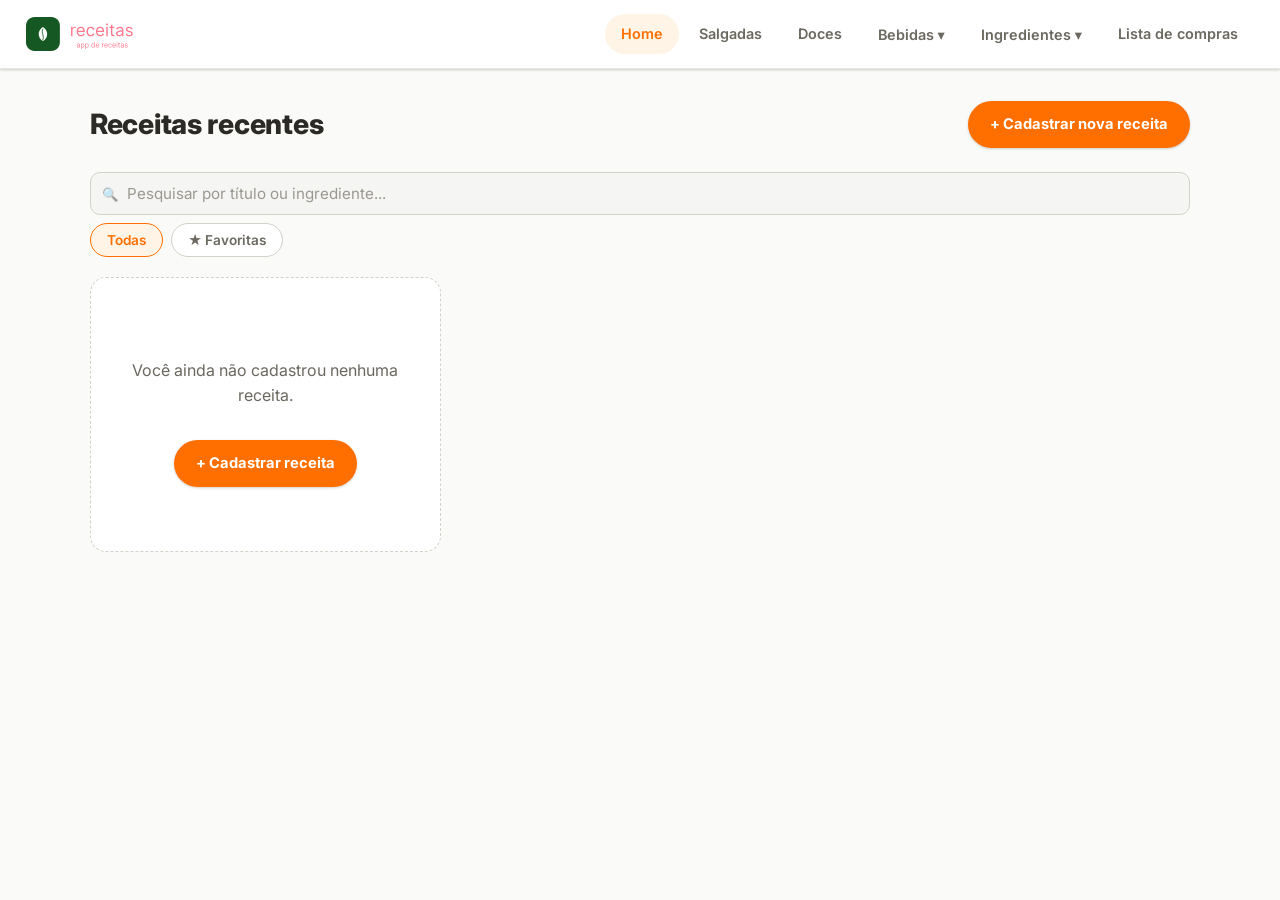
<file: index.html>
<!DOCTYPE html>
<html lang="pt-BR">
<head>
<meta charset="UTF-8">
<meta name="viewport" content="width=device-width, initial-scale=1.0">
<title>Minhas Receitas</title>
<link rel="stylesheet" href="css/style.css">
<link rel="icon" type="image/svg+xml" href="images/fav.svg">
</head>
<body>

<header class="topbar">
  <a href="index.html" class="brand"><img src="images/h1.svg" alt="Minhas Receitas" class="brand-logo"></a>
  <nav class="mainnav">
    <a href="index.html" data-page="index.html">Home</a>
    <a href="salgadas.html" data-page="salgadas.html">Salgadas</a>
    <a href="doces.html" data-page="doces.html">Doces</a>
    <div class="dropdown">
      <span>Bebidas ▾</span>
      <div class="dropdown-menu">
        <a href="bebidas-quentes.html">Quentes</a>
        <a href="bebidas-frias.html">Frias</a>
      </div>
    </div>
    <div class="dropdown">
      <span>Ingredientes ▾</span>
      <div class="dropdown-menu">
        <a href="ingredientes-comida.html">Comida</a>
        <a href="ingredientes-bebidas.html">Bebidas</a>
      </div>
    </div>
    <a href="lista-compras.html" data-page="lista-compras.html">Lista de compras</a>
    <button type="button" id="logout-btn" class="btn secondary small">Sair</button>
  </nav>
</header>

<main>
  <div class="page-header">
    <h1>Receitas recentes</h1>
    <a class="btn" href="cadastro.html">+ Cadastrar nova receita</a>
  </div>

  <div class="search-box">
    <input type="text" id="search-input" placeholder="Pesquisar por título ou ingrediente...">
  </div>

  <div class="filter-tabs">
    <button type="button" id="tab-all" class="active">Todas</button>
    <button type="button" id="tab-fav">★ Favoritas</button>
  </div>

  <div id="grid" class="recipe-grid"></div>
</main>


<script src="js/auth.js"></script>
<script src="js/storage.js"></script>
<script src="js/ingredients.js"></script>
<script src="js/app.js"></script>
<script>
  let mode = "recent"; // recent | favorites | search

  async function refresh() {
    const term = document.getElementById("search-input").value.trim();
    if (term) {
      mode = "search";
      renderGrid("grid", await Storage.search(term), "Nenhuma receita encontrada para essa busca.", refresh);
      return;
    }
    if (mode === "favorites") {
      renderGrid("grid", await Storage.favorites(), "Você ainda não marcou nenhuma receita como favorita.", refresh);
    } else {
      renderGrid("grid", await Storage.recent(24), "Você ainda não cadastrou nenhuma receita.", refresh);
    }
  }

  document.getElementById("search-input").addEventListener("input", refresh);

  document.getElementById("tab-all").addEventListener("click", () => {
    mode = "recent";
    document.getElementById("tab-all").classList.add("active");
    document.getElementById("tab-fav").classList.remove("active");
    document.getElementById("search-input").value = "";
    refresh();
  });

  document.getElementById("tab-fav").addEventListener("click", () => {
    mode = "favorites";
    document.getElementById("tab-fav").classList.add("active");
    document.getElementById("tab-all").classList.remove("active");
    document.getElementById("search-input").value = "";
    refresh();
  });

  (async () => {
    showLoading("grid", "Carregando suas receitas...");
    const user = await Auth.requireAuth();
    if (!user) return;
    refresh();
  })();
</script>
</body>
</html>
</file>
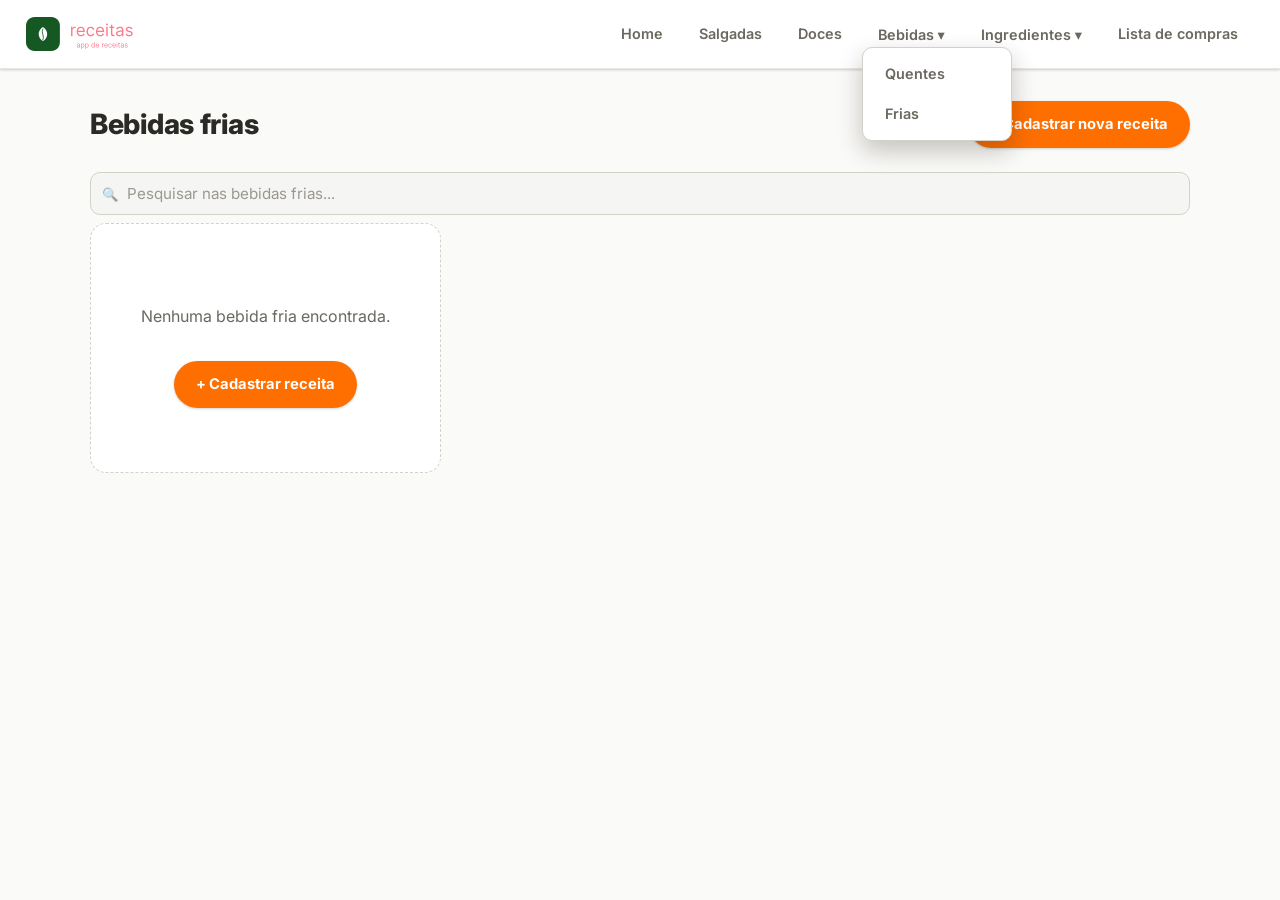
<file: bebidas-frias.html>
<!DOCTYPE html>
<html lang="pt-BR">
<head>
<meta charset="UTF-8">
<meta name="viewport" content="width=device-width, initial-scale=1.0">
<title>Bebidas Frias - Minhas Receitas</title>
<link rel="stylesheet" href="css/style.css">
<link rel="icon" type="image/svg+xml" href="images/fav.svg">
</head>
<body>

<header class="topbar">
  <a href="index.html" class="brand"><img src="images/h1.svg" alt="Minhas Receitas" class="brand-logo"></a>
  <nav class="mainnav">
    <a href="index.html" data-page="index.html">Home</a>
    <a href="salgadas.html" data-page="salgadas.html">Salgadas</a>
    <a href="doces.html" data-page="doces.html">Doces</a>
    <div class="dropdown open">
      <span>Bebidas ▾</span>
      <div class="dropdown-menu">
        <a href="bebidas-quentes.html">Quentes</a>
        <a href="bebidas-frias.html">Frias</a>
      </div>
    </div>
    <div class="dropdown">
      <span>Ingredientes ▾</span>
      <div class="dropdown-menu">
        <a href="ingredientes-comida.html">Comida</a>
        <a href="ingredientes-bebidas.html">Bebidas</a>
      </div>
    </div>
    <a href="lista-compras.html" data-page="lista-compras.html">Lista de compras</a>
    <button type="button" id="logout-btn" class="btn secondary small">Sair</button>
  </nav>
</header>

<main>
  <div class="page-header">
    <h1>Bebidas frias</h1>
    <a class="btn" href="cadastro.html">+ Cadastrar nova receita</a>
  </div>

  <div class="search-box">
    <input type="text" id="search-input" placeholder="Pesquisar nas bebidas frias...">
  </div>

  <div id="grid" class="recipe-grid"></div>
</main>




<script src="js/auth.js"></script>
<script src="js/storage.js"></script>
<script src="js/ingredients.js"></script>
<script src="js/app.js"></script>
<script>
  async function refresh() {
    const term = document.getElementById("search-input").value.trim().toLowerCase();
    const all = await Storage.byCategory("bebida-fria");
    const filtered = term
      ? all.filter(r => r.title.toLowerCase().includes(term) || r.ingredients.some(i => i.name.toLowerCase().includes(term)) || (r.tags || []).some(t => t.toLowerCase().includes(term)))
      : all;
    renderGrid("grid", filtered, "Nenhuma bebida fria encontrada.", refresh);
  }
  document.getElementById("search-input").addEventListener("input", refresh);

  (async () => {
    showLoading("grid", "Carregando bebidas frias...");
    const user = await Auth.requireAuth();
    if (!user) return;
    refresh();
  })();
</script>
</body>
</html>
</file>
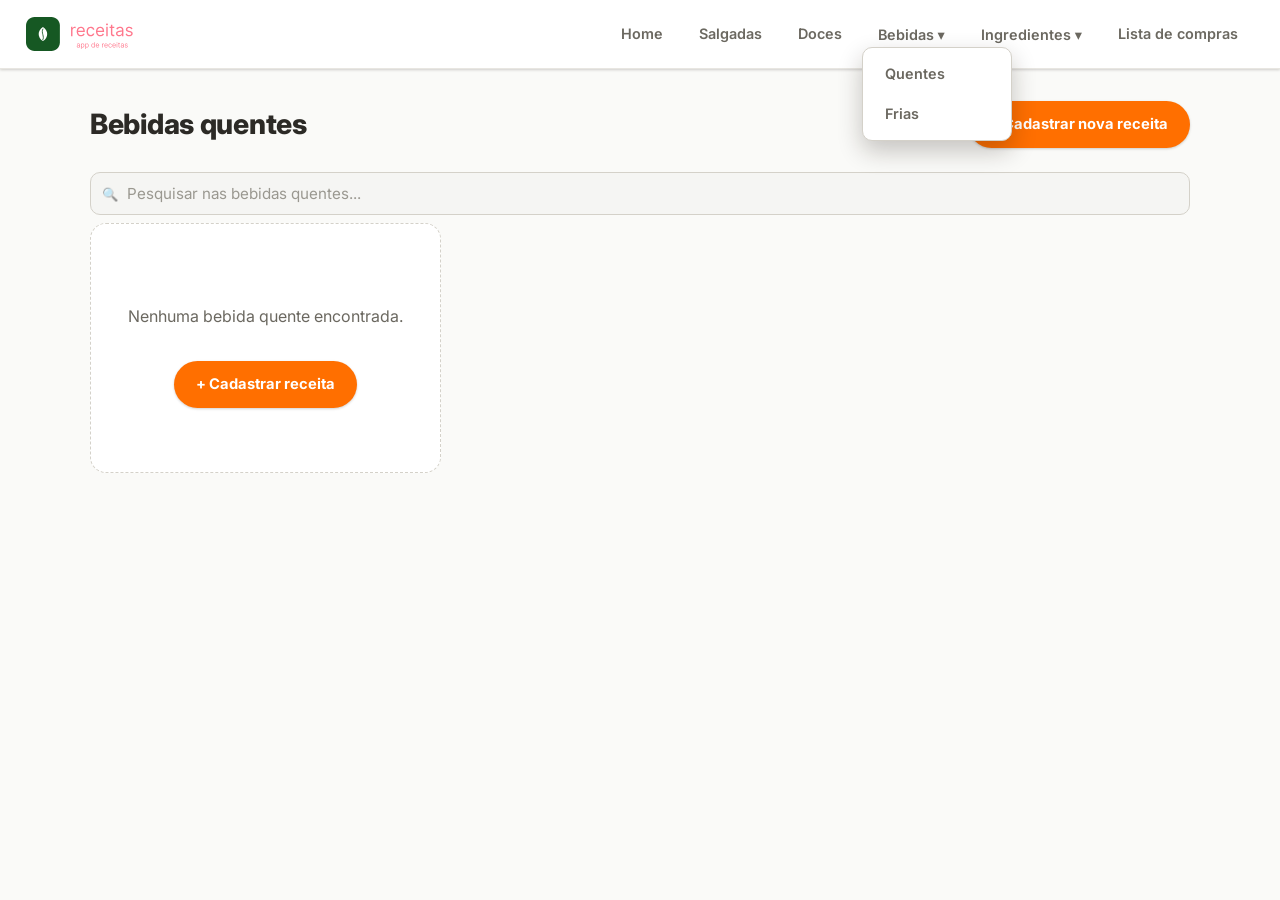
<file: bebidas-quentes.html>
<!DOCTYPE html>
<html lang="pt-BR">
<head>
<meta charset="UTF-8">
<meta name="viewport" content="width=device-width, initial-scale=1.0">
<title>Bebidas Quentes - Minhas Receitas</title>
<link rel="stylesheet" href="css/style.css">
<link rel="icon" type="image/svg+xml" href="images/fav.svg">
</head>
<body>

<header class="topbar">
  <a href="index.html" class="brand"><img src="images/h1.svg" alt="Minhas Receitas" class="brand-logo"></a>
  <nav class="mainnav">
    <a href="index.html" data-page="index.html">Home</a>
    <a href="salgadas.html" data-page="salgadas.html">Salgadas</a>
    <a href="doces.html" data-page="doces.html">Doces</a>
    <div class="dropdown open">
      <span>Bebidas ▾</span>
      <div class="dropdown-menu">
        <a href="bebidas-quentes.html">Quentes</a>
        <a href="bebidas-frias.html">Frias</a>
      </div>
    </div>
    <div class="dropdown">
      <span>Ingredientes ▾</span>
      <div class="dropdown-menu">
        <a href="ingredientes-comida.html">Comida</a>
        <a href="ingredientes-bebidas.html">Bebidas</a>
      </div>
    </div>
    <a href="lista-compras.html" data-page="lista-compras.html">Lista de compras</a>
    <button type="button" id="logout-btn" class="btn secondary small">Sair</button>
  </nav>
</header>

<main>
  <div class="page-header">
    <h1>Bebidas quentes</h1>
    <a class="btn" href="cadastro.html">+ Cadastrar nova receita</a>
  </div>

  <div class="search-box">
    <input type="text" id="search-input" placeholder="Pesquisar nas bebidas quentes...">
  </div>

  <div id="grid" class="recipe-grid"></div>
</main>




<script src="js/auth.js"></script>
<script src="js/storage.js"></script>
<script src="js/ingredients.js"></script>
<script src="js/app.js"></script>
<script>
  async function refresh() {
    const term = document.getElementById("search-input").value.trim().toLowerCase();
    const all = await Storage.byCategory("bebida-quente");
    const filtered = term
      ? all.filter(r => r.title.toLowerCase().includes(term) || r.ingredients.some(i => i.name.toLowerCase().includes(term)) || (r.tags || []).some(t => t.toLowerCase().includes(term)))
      : all;
    renderGrid("grid", filtered, "Nenhuma bebida quente encontrada.", refresh);
  }
  document.getElementById("search-input").addEventListener("input", refresh);

  (async () => {
    showLoading("grid", "Carregando bebidas quentes...");
    const user = await Auth.requireAuth();
    if (!user) return;
    refresh();
  })();
</script>
</body>
</html>
</file>
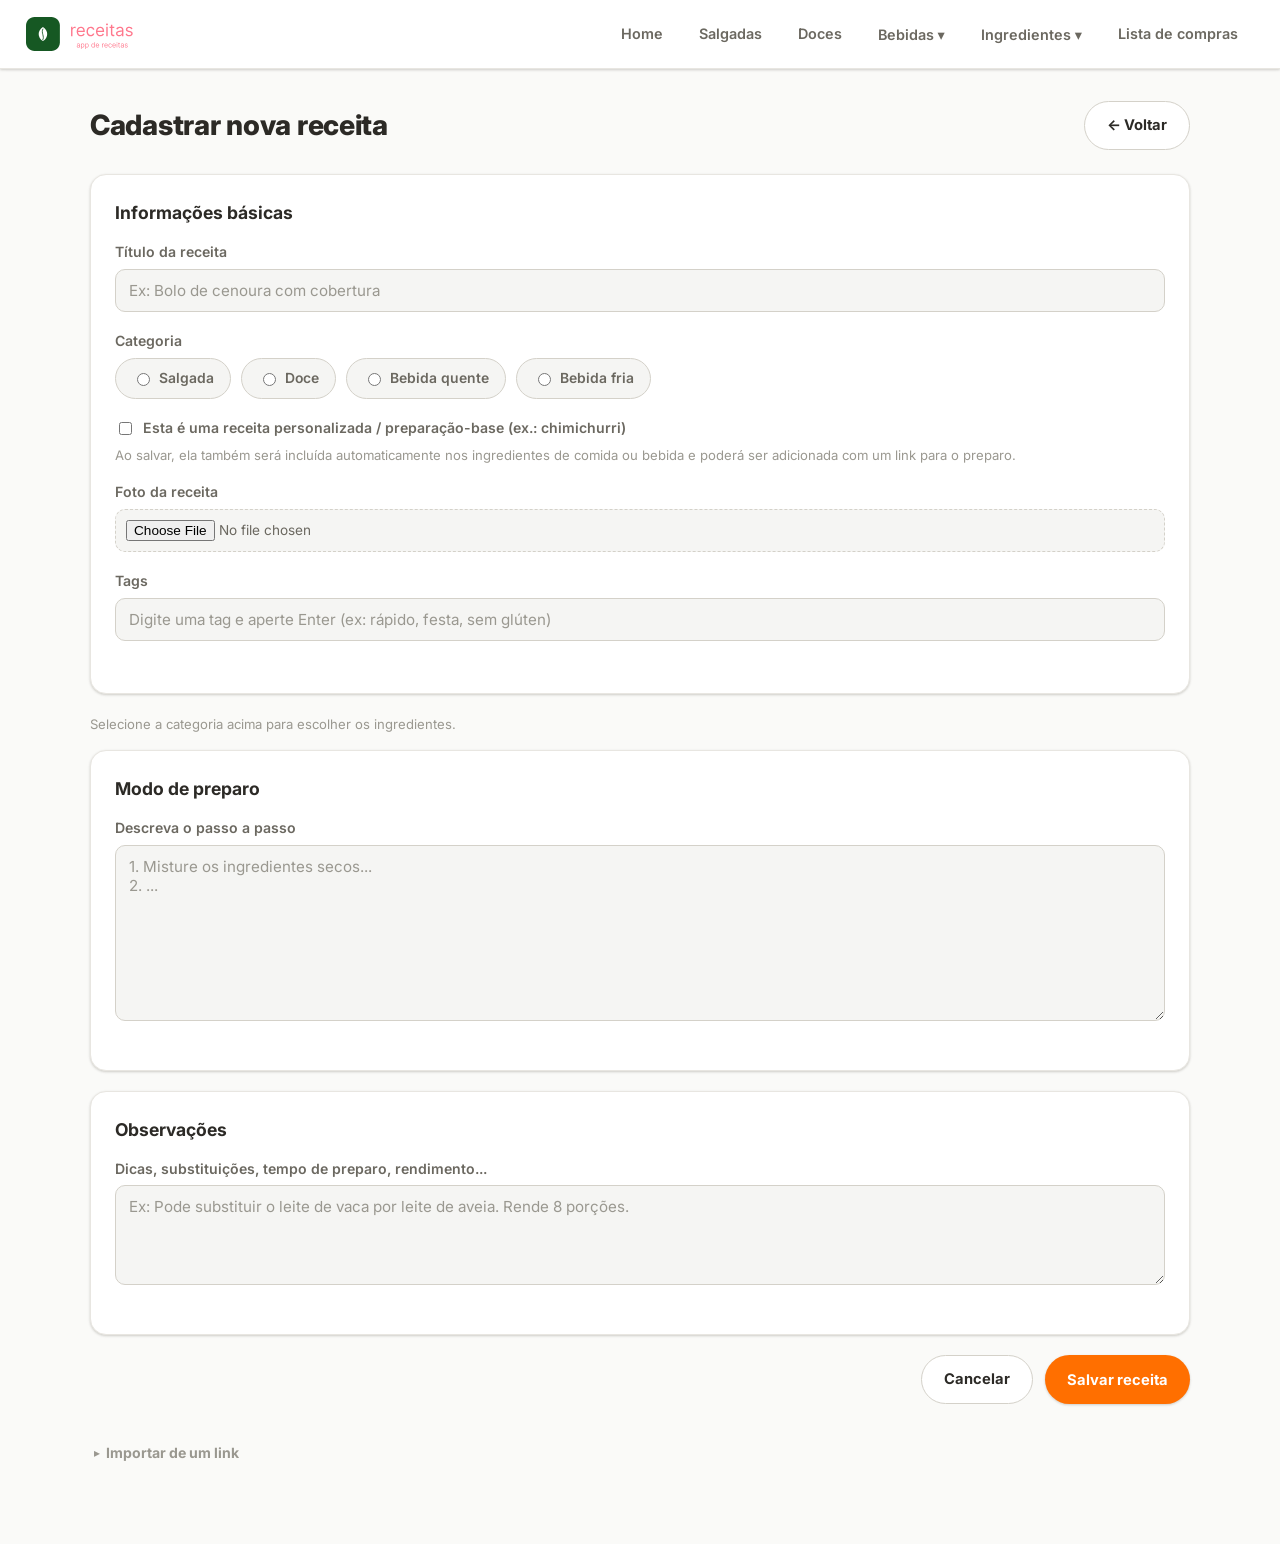
<file: cadastro.html>
<!DOCTYPE html>
<html lang="pt-BR">
<head>
<meta charset="UTF-8">
<meta name="viewport" content="width=device-width, initial-scale=1.0">
<title>Cadastrar Receita - Minhas Receitas</title>
<link rel="stylesheet" href="css/style.css">
<link rel="icon" type="image/svg+xml" href="images/fav.svg">
</head>
<body>

<header class="topbar">
  <a href="index.html" class="brand"><img src="images/h1.svg" alt="Minhas Receitas" class="brand-logo"></a>
  <nav class="mainnav">
    <a href="index.html" data-page="index.html">Home</a>
    <a href="salgadas.html" data-page="salgadas.html">Salgadas</a>
    <a href="doces.html" data-page="doces.html">Doces</a>
    <div class="dropdown">
      <span>Bebidas ▾</span>
      <div class="dropdown-menu">
        <a href="bebidas-quentes.html">Quentes</a>
        <a href="bebidas-frias.html">Frias</a>
      </div>
    </div>
    <div class="dropdown">
      <span>Ingredientes ▾</span>
      <div class="dropdown-menu">
        <a href="ingredientes-comida.html">Comida</a>
        <a href="ingredientes-bebidas.html">Bebidas</a>
      </div>
    </div>
    <a href="lista-compras.html" data-page="lista-compras.html">Lista de compras</a>
    <button type="button" id="logout-btn" class="btn secondary small">Sair</button>
  </nav>
</header>

<main>
  <div class="page-header">
    <h1 id="page-title">Cadastrar nova receita</h1>
    <a class="btn secondary" href="index.html">← Voltar</a>
  </div>

  <form id="recipe-form">
    <div class="form-section">
      <h2>Informações básicas</h2>

      <div class="field">
        <label for="title">Título da receita</label>
        <input type="text" id="title" placeholder="Ex: Bolo de cenoura com cobertura" required>
      </div>

      <div class="field">
        <label>Categoria</label>
        <div class="category-picker">
          <label><input type="radio" name="category" value="salgada" required> Salgada</label>
          <label><input type="radio" name="category" value="doce"> Doce</label>
          <label><input type="radio" name="category" value="bebida-quente"> Bebida quente</label>
          <label><input type="radio" name="category" value="bebida-fria"> Bebida fria</label>
        </div>
      </div>

      <label style="display:flex; align-items:center; gap:8px; font-weight:600; color:var(--on-surface-muted);">
        <input type="checkbox" id="is-custom-recipe" style="width:auto;">
        Esta é uma receita personalizada / preparação-base (ex.: chimichurri)
      </label>
      <p class="picker-hint" style="margin-top:6px;">Ao salvar, ela também será incluída automaticamente nos ingredientes de comida ou bebida e poderá ser adicionada com um link para o preparo.</p>

      <div class="field">
        <label for="photo-input">Foto da receita</label>
        <input type="file" id="photo-input" accept="image/*">
        <div id="photo-preview-wrap" style="display:none; margin-top:10px;">
          <img id="photo-preview" alt="Pré-visualização da foto" style="max-width:220px; border-radius:12px; display:block;">
          <button type="button" id="photo-remove-btn" class="btn secondary small" style="margin-top:8px;">Remover foto</button>
        </div>
      </div>

      <div class="field">
        <label for="tag-input">Tags</label>
        <input type="text" id="tag-input" placeholder="Digite uma tag e aperte Enter (ex: rápido, festa, sem glúten)">
        <div id="tag-list" class="chip-list"></div>
      </div>
    </div>

    <div class="form-section" id="ingredient-picker-wrap" style="display:none;">
      <h2 id="picker-title">Ingredientes</h2>
      <p class="picker-hint">Arraste um ingrediente da lista da esquerda para a da direita (ou clique no "+"). Para remover, arraste de volta ou clique no "×".</p>

      <div class="ingredient-picker">
        <div class="picker-col">
          <h3>Lista de ingredientes</h3>
          <div class="search-box">
            <input type="text" id="ingredient-search" placeholder="Pesquisar ingrediente...">
          </div>
          <div id="available-list" class="picker-list"></div>

          <div id="new-ingredient-form" class="new-ingredient-form">
            <input type="text" id="new-ingredient-name" placeholder="Cadastrar novo ingrediente...">
            <button type="button" id="new-ingredient-submit" class="btn secondary small">+ Adicionar à lista de <span id="new-ingredient-type-hint">comida</span></button>
          </div>
        </div>
        <div class="picker-col">
          <h3>Ingredientes da receita</h3>
          <div id="custom-recipe-picker" class="new-ingredient-form" style="margin-top:0; margin-bottom:12px;">
            <select id="custom-recipe-select" aria-label="Receita personalizada"></select>
            <button type="button" id="custom-recipe-add-btn" class="btn secondary small">+ Adicionar receita</button>
          </div>
          <div id="selected-list" class="picker-list"></div>
        </div>
      </div>
    </div>

    <p class="picker-hint" id="pick-category-hint">Selecione a categoria acima para escolher os ingredientes.</p>

    <div class="form-section">
      <h2>Modo de preparo</h2>
      <div class="field">
        <label for="steps">Descreva o passo a passo</label>
        <textarea id="steps" rows="8" placeholder="1. Misture os ingredientes secos...&#10;2. ..." required></textarea>
      </div>
    </div>

    <div class="form-section">
      <h2>Observações</h2>
      <div class="field">
        <label for="notes">Dicas, substituições, tempo de preparo, rendimento...</label>
        <textarea id="notes" rows="4" placeholder="Ex: Pode substituir o leite de vaca por leite de aveia. Rende 8 porções."></textarea>
      </div>
    </div>

    <div class="form-actions">
      <a class="btn secondary" href="index.html">Cancelar</a>
      <button type="submit" class="btn" id="submit-btn">Salvar receita</button>
    </div>
  </form>

  <details class="import-details">
    <summary>Importar de um link</summary>
    <div class="form-section" style="margin-top:12px;">
      <p class="picker-hint">Cole o link de uma receita e eu preencho o título, os ingredientes e o preparo automaticamente. Ingredientes que ainda não existem na sua lista são cadastrados na hora. Selecione a categoria acima antes de importar.</p>

      <div class="field-row">
        <div class="field" style="flex:3;">
          <label for="import-url">Link da receita</label>
          <input type="text" id="import-url" placeholder="https://...">
        </div>
        <div class="field" style="flex:0 0 auto; align-self:flex-end;">
          <button type="button" id="import-url-btn" class="btn secondary">Buscar do link</button>
        </div>
      </div>

      <label style="display:flex; align-items:center; gap:6px; font-weight:600; font-size:0.85rem; color:var(--on-surface-muted); margin:0 0 10px;">
        <input type="checkbox" id="import-translate" style="width:auto;"> Receita está em inglês — traduzir para português
      </label>
      <p id="import-status" class="picker-hint" style="margin:0;"></p>
    </div>
  </details>
</main>

<div id="toast" class="toast"></div>


<script src="js/auth.js"></script>
<script src="js/storage.js"></script>
<script src="js/app.js"></script>
<script src="js/ingredients.js"></script>
<script src="js/import.js"></script>
<script src="js/translate.js"></script>
<script src="js/cadastro.js"></script>
</body>
</html>
</file>
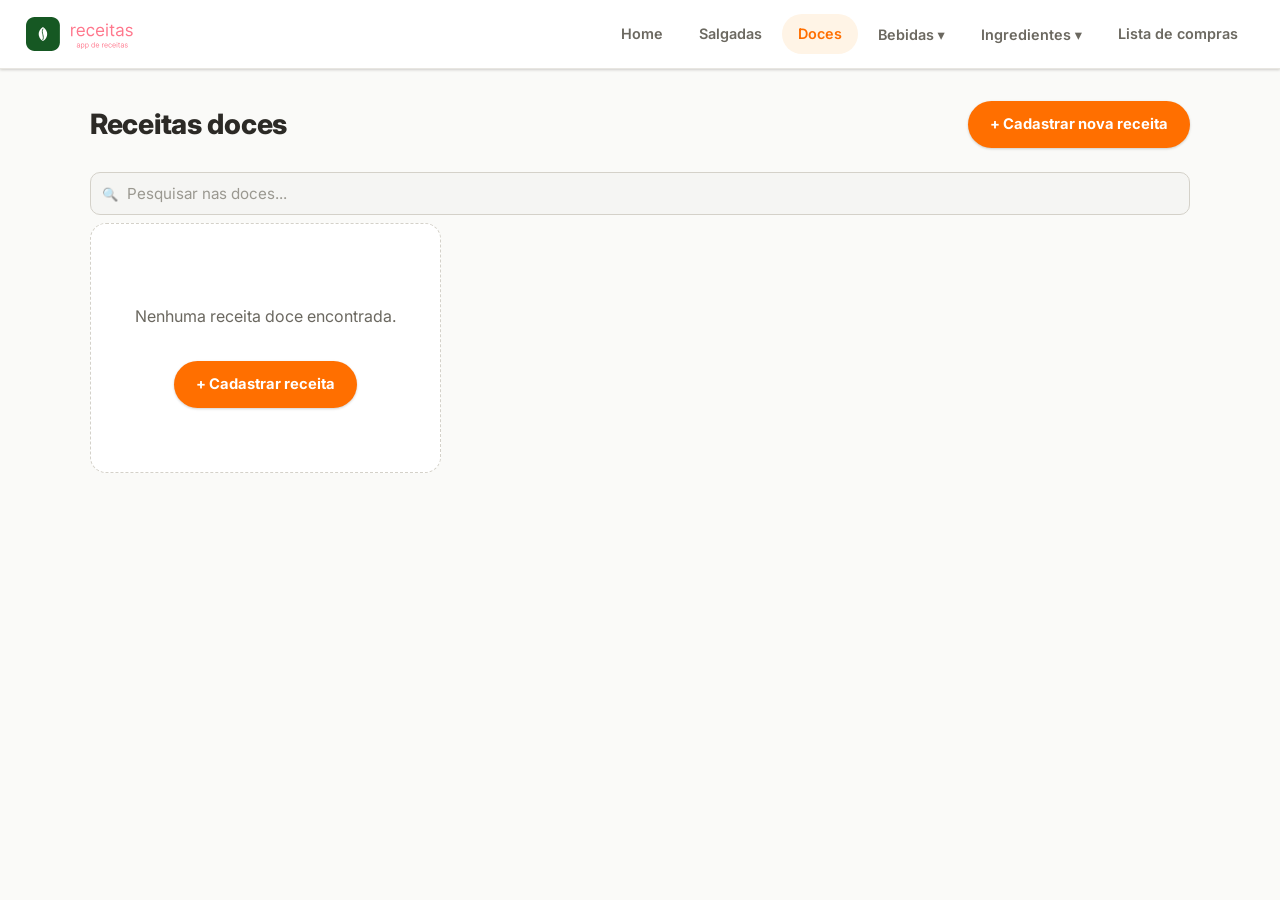
<file: doces.html>
<!DOCTYPE html>
<html lang="pt-BR">
<head>
<meta charset="UTF-8">
<meta name="viewport" content="width=device-width, initial-scale=1.0">
<title>Receitas Doces - Minhas Receitas</title>
<link rel="stylesheet" href="css/style.css">
<link rel="icon" type="image/svg+xml" href="images/fav.svg">
</head>
<body>

<header class="topbar">
  <a href="index.html" class="brand"><img src="images/h1.svg" alt="Minhas Receitas" class="brand-logo"></a>
  <nav class="mainnav">
    <a href="index.html" data-page="index.html">Home</a>
    <a href="salgadas.html" data-page="salgadas.html">Salgadas</a>
    <a href="doces.html" data-page="doces.html">Doces</a>
    <div class="dropdown">
      <span>Bebidas ▾</span>
      <div class="dropdown-menu">
        <a href="bebidas-quentes.html">Quentes</a>
        <a href="bebidas-frias.html">Frias</a>
      </div>
    </div>
    <div class="dropdown">
      <span>Ingredientes ▾</span>
      <div class="dropdown-menu">
        <a href="ingredientes-comida.html">Comida</a>
        <a href="ingredientes-bebidas.html">Bebidas</a>
      </div>
    </div>
    <a href="lista-compras.html" data-page="lista-compras.html">Lista de compras</a>
    <button type="button" id="logout-btn" class="btn secondary small">Sair</button>
  </nav>
</header>

<main>
  <div class="page-header">
    <h1>Receitas doces</h1>
    <a class="btn" href="cadastro.html">+ Cadastrar nova receita</a>
  </div>

  <div class="search-box">
    <input type="text" id="search-input" placeholder="Pesquisar nas doces...">
  </div>

  <div id="grid" class="recipe-grid"></div>
</main>


<script src="js/auth.js"></script>
<script src="js/storage.js"></script>
<script src="js/ingredients.js"></script>
<script src="js/app.js"></script>
<script>
  async function refresh() {
    const term = document.getElementById("search-input").value.trim().toLowerCase();
    const all = await Storage.byCategory("doce");
    const filtered = term
      ? all.filter(r => r.title.toLowerCase().includes(term) || r.ingredients.some(i => i.name.toLowerCase().includes(term)) || (r.tags || []).some(t => t.toLowerCase().includes(term)))
      : all;
    renderGrid("grid", filtered, "Nenhuma receita doce encontrada.", refresh);
  }
  document.getElementById("search-input").addEventListener("input", refresh);

  (async () => {
    showLoading("grid", "Carregando receitas doces...");
    const user = await Auth.requireAuth();
    if (!user) return;
    refresh();
  })();
</script>
</body>
</html>
</file>
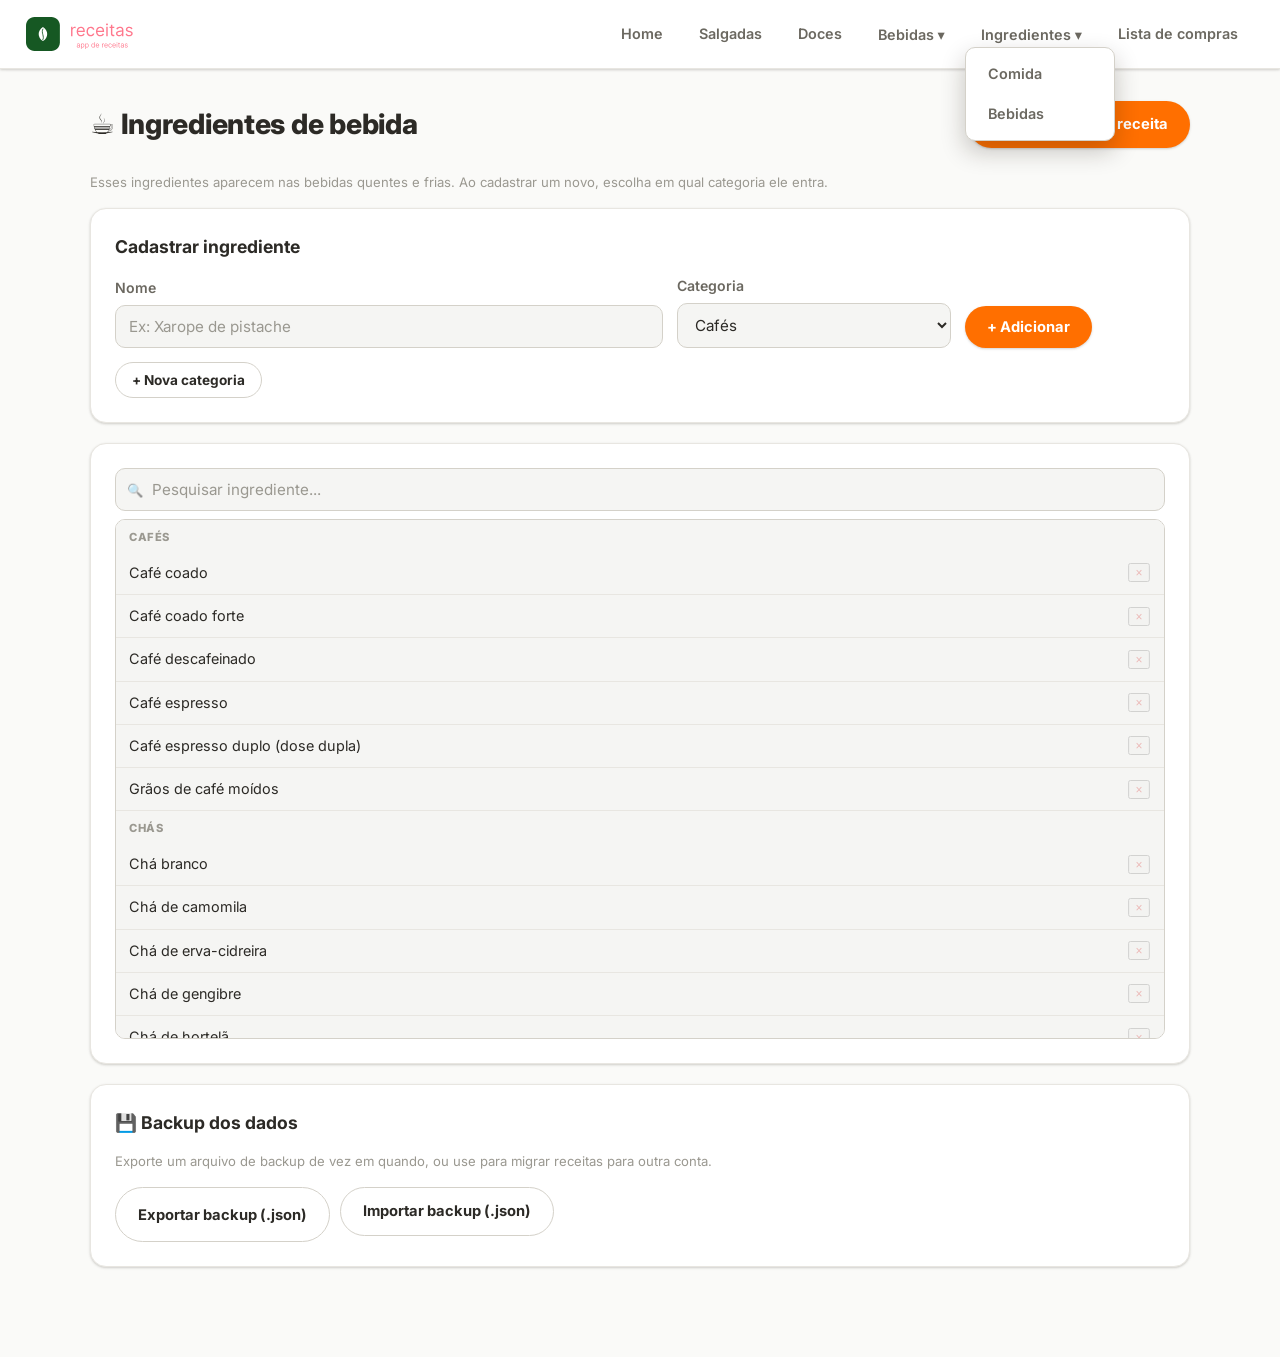
<file: ingredientes-bebidas.html>
<!DOCTYPE html>
<html lang="pt-BR">
<head>
<meta charset="UTF-8">
<meta name="viewport" content="width=device-width, initial-scale=1.0">
<title>Ingredientes de Bebida - Minhas Receitas</title>
<link rel="stylesheet" href="css/style.css">
<link rel="icon" type="image/svg+xml" href="images/fav.svg">
</head>
<body>

<header class="topbar">
  <a href="index.html" class="brand"><img src="images/h1.svg" alt="Minhas Receitas" class="brand-logo"></a>
  <nav class="mainnav">
    <a href="index.html" data-page="index.html">Home</a>
    <a href="salgadas.html" data-page="salgadas.html">Salgadas</a>
    <a href="doces.html" data-page="doces.html">Doces</a>
    <div class="dropdown">
      <span>Bebidas ▾</span>
      <div class="dropdown-menu">
        <a href="bebidas-quentes.html">Quentes</a>
        <a href="bebidas-frias.html">Frias</a>
      </div>
    </div>
    <div class="dropdown open">
      <span>Ingredientes ▾</span>
      <div class="dropdown-menu">
        <a href="ingredientes-comida.html">Comida</a>
        <a href="ingredientes-bebidas.html">Bebidas</a>
      </div>
    </div>
    <a href="lista-compras.html" data-page="lista-compras.html">Lista de compras</a>
    <button type="button" id="logout-btn" class="btn secondary small">Sair</button>
  </nav>
</header>

<main>
  <div class="page-header">
    <h1>☕ Ingredientes de bebida</h1>
    <a class="btn" href="cadastro.html">+ Cadastrar nova receita</a>
  </div>
  <p class="picker-hint">Esses ingredientes aparecem nas bebidas quentes e frias. Ao cadastrar um novo, escolha em qual categoria ele entra.</p>

  <div class="form-section">
    <h2>Cadastrar ingrediente</h2>
    <form id="drink-form" class="field-row" style="align-items:flex-end;">
      <div class="field" style="flex:2; margin-bottom:0;">
        <label for="drink-name">Nome</label>
        <input type="text" id="drink-name" placeholder="Ex: Xarope de pistache" required>
      </div>
      <div class="field" style="flex:1; margin-bottom:0; min-width:170px;">
        <label for="drink-group">Categoria</label>
        <select id="drink-group"></select>
      </div>
      <div class="field" style="flex:0 0 auto; margin-bottom:0;">
        <button type="submit" class="btn">+ Adicionar</button>
      </div>
    </form>
  </div>

  <div class="form-section">
    <div class="search-box">
      <input type="text" id="drink-search" placeholder="Pesquisar ingrediente...">
    </div>
    <div id="drink-list" class="manage-list base" style="max-height:520px;"></div>
  </div>

  <div class="form-section">
    <h2>💾 Backup dos dados</h2>
    <p class="picker-hint">Exporte um arquivo de backup de vez em quando, ou use para migrar receitas para outra conta.</p>
    <div style="display:flex; gap:10px; flex-wrap:wrap;">
      <button type="button" id="export-btn" class="btn secondary">Exportar backup (.json)</button>
      <label class="btn secondary" style="cursor:pointer;">
        Importar backup (.json)
        <input type="file" id="import-file" accept="application/json" style="display:none;">
      </label>
    </div>
  </div>
</main>

<div id="toast" class="toast"></div>




<script src="js/auth.js"></script>
<script src="js/storage.js"></script>
<script src="js/app.js"></script>
<script src="js/ingredients.js"></script>
<script src="js/ingredientsPage.js"></script>
<script>
  (async () => {
    showLoading("drink-list", "Carregando...");
    const user = await Auth.requireAuth();
    if (!user) return;
    initIngredientsPage({
      type: "drink",
      groups: DRINK_INGREDIENT_GROUPS,
      listElId: "drink-list",
      searchElId: "drink-search",
      formElId: "drink-form",
      nameElId: "drink-name",
      groupElId: "drink-group"
    });
    initBackupControls();
  })();
</script>
</body>
</html>
</file>
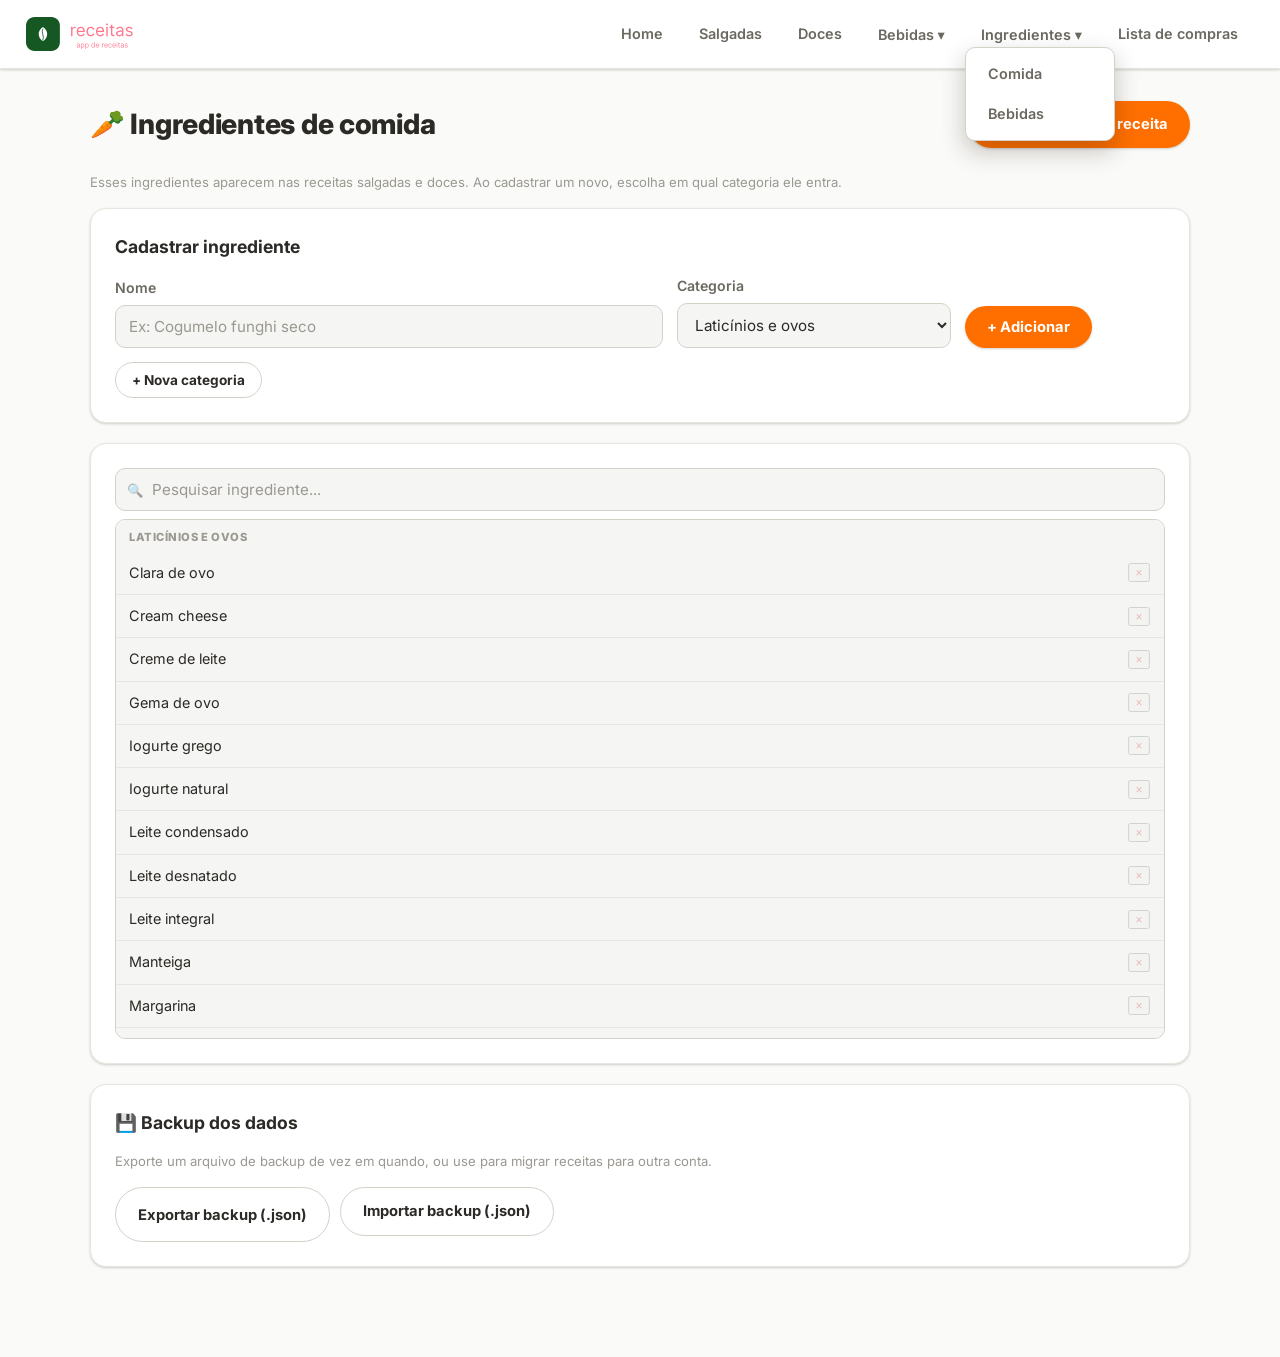
<file: ingredientes-comida.html>
<!DOCTYPE html>
<html lang="pt-BR">
<head>
<meta charset="UTF-8">
<meta name="viewport" content="width=device-width, initial-scale=1.0">
<title>Ingredientes de Comida - Minhas Receitas</title>
<link rel="stylesheet" href="css/style.css">
<link rel="icon" type="image/svg+xml" href="images/fav.svg">
</head>
<body>

<header class="topbar">
  <a href="index.html" class="brand"><img src="images/h1.svg" alt="Minhas Receitas" class="brand-logo"></a>
  <nav class="mainnav">
    <a href="index.html" data-page="index.html">Home</a>
    <a href="salgadas.html" data-page="salgadas.html">Salgadas</a>
    <a href="doces.html" data-page="doces.html">Doces</a>
    <div class="dropdown">
      <span>Bebidas ▾</span>
      <div class="dropdown-menu">
        <a href="bebidas-quentes.html">Quentes</a>
        <a href="bebidas-frias.html">Frias</a>
      </div>
    </div>
    <div class="dropdown open">
      <span>Ingredientes ▾</span>
      <div class="dropdown-menu">
        <a href="ingredientes-comida.html">Comida</a>
        <a href="ingredientes-bebidas.html">Bebidas</a>
      </div>
    </div>
    <a href="lista-compras.html" data-page="lista-compras.html">Lista de compras</a>
    <button type="button" id="logout-btn" class="btn secondary small">Sair</button>
  </nav>
</header>

<main>
  <div class="page-header">
    <h1>🥕 Ingredientes de comida</h1>
    <a class="btn" href="cadastro.html">+ Cadastrar nova receita</a>
  </div>
  <p class="picker-hint">Esses ingredientes aparecem nas receitas salgadas e doces. Ao cadastrar um novo, escolha em qual categoria ele entra.</p>

  <div class="form-section">
    <h2>Cadastrar ingrediente</h2>
    <form id="food-form" class="field-row" style="align-items:flex-end;">
      <div class="field" style="flex:2; margin-bottom:0;">
        <label for="food-name">Nome</label>
        <input type="text" id="food-name" placeholder="Ex: Cogumelo funghi seco" required>
      </div>
      <div class="field" style="flex:1; margin-bottom:0; min-width:170px;">
        <label for="food-group">Categoria</label>
        <select id="food-group"></select>
      </div>
      <div class="field" style="flex:0 0 auto; margin-bottom:0;">
        <button type="submit" class="btn">+ Adicionar</button>
      </div>
    </form>
  </div>

  <div class="form-section">
    <div class="search-box">
      <input type="text" id="food-search" placeholder="Pesquisar ingrediente...">
    </div>
    <div id="food-list" class="manage-list base" style="max-height:520px;"></div>
  </div>

  <div class="form-section">
    <h2>💾 Backup dos dados</h2>
    <p class="picker-hint">Exporte um arquivo de backup de vez em quando, ou use para migrar receitas para outra conta.</p>
    <div style="display:flex; gap:10px; flex-wrap:wrap;">
      <button type="button" id="export-btn" class="btn secondary">Exportar backup (.json)</button>
      <label class="btn secondary" style="cursor:pointer;">
        Importar backup (.json)
        <input type="file" id="import-file" accept="application/json" style="display:none;">
      </label>
    </div>
  </div>
</main>

<div id="toast" class="toast"></div>




<script src="js/auth.js"></script>
<script src="js/storage.js"></script>
<script src="js/app.js"></script>
<script src="js/ingredients.js"></script>
<script src="js/ingredientsPage.js"></script>
<script>
  (async () => {
    showLoading("food-list", "Carregando...");
    const user = await Auth.requireAuth();
    if (!user) return;
    initIngredientsPage({
      type: "food",
      groups: FOOD_INGREDIENT_GROUPS,
      listElId: "food-list",
      searchElId: "food-search",
      formElId: "food-form",
      nameElId: "food-name",
      groupElId: "food-group"
    });
    initBackupControls();
  })();
</script>
</body>
</html>
</file>
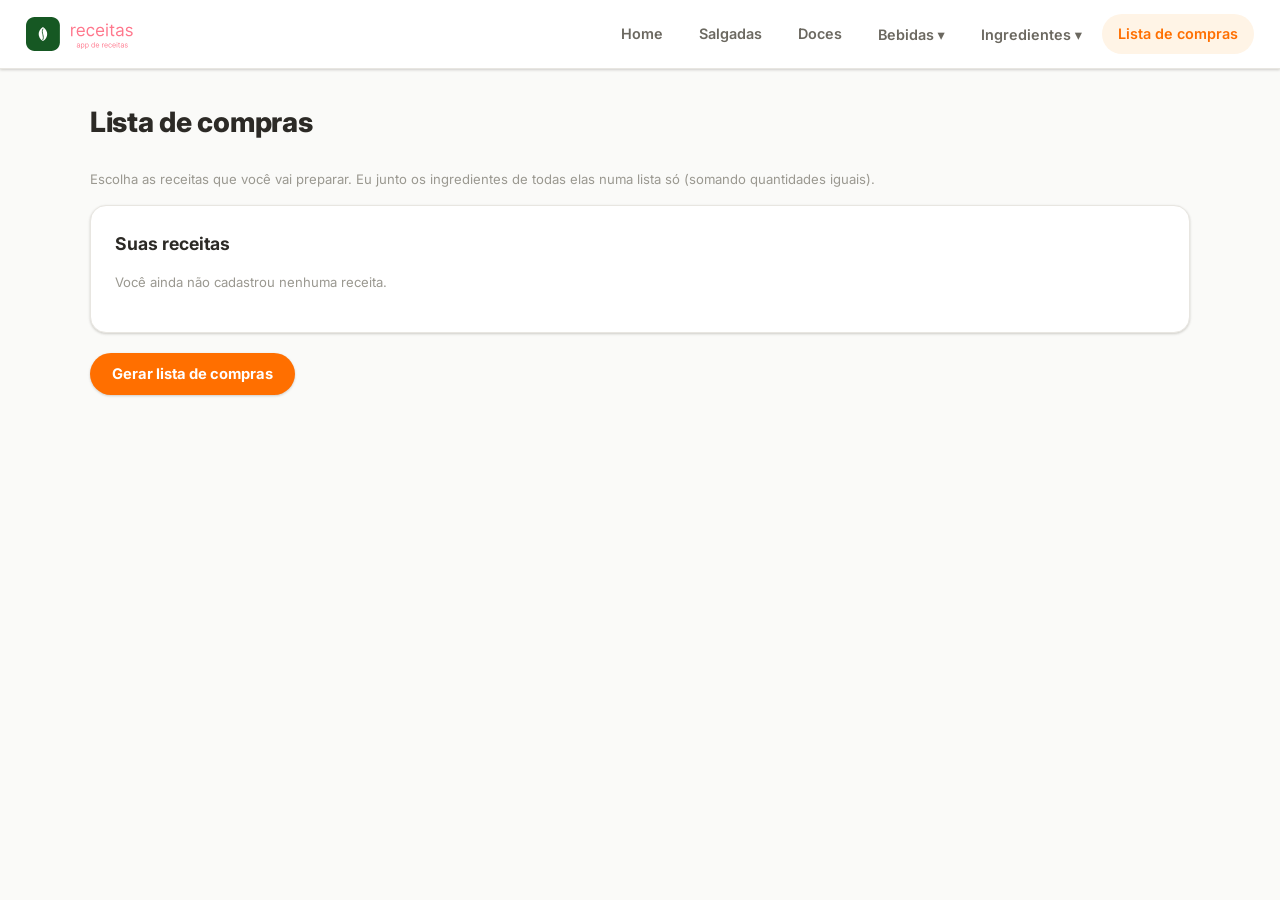
<file: lista-compras.html>
<!DOCTYPE html>
<html lang="pt-BR">
<head>
<meta charset="UTF-8">
<meta name="viewport" content="width=device-width, initial-scale=1.0">
<title>Lista de Compras - Minhas Receitas</title>
<link rel="stylesheet" href="css/style.css">
<link rel="icon" type="image/svg+xml" href="images/fav.svg">
</head>
<body>

<header class="topbar">
  <a href="index.html" class="brand"><img src="images/h1.svg" alt="Minhas Receitas" class="brand-logo"></a>
  <nav class="mainnav">
    <a href="index.html" data-page="index.html">Home</a>
    <a href="salgadas.html" data-page="salgadas.html">Salgadas</a>
    <a href="doces.html" data-page="doces.html">Doces</a>
    <div class="dropdown">
      <span>Bebidas ▾</span>
      <div class="dropdown-menu">
        <a href="bebidas-quentes.html">Quentes</a>
        <a href="bebidas-frias.html">Frias</a>
      </div>
    </div>
    <div class="dropdown">
      <span>Ingredientes ▾</span>
      <div class="dropdown-menu">
        <a href="ingredientes-comida.html">Comida</a>
        <a href="ingredientes-bebidas.html">Bebidas</a>
      </div>
    </div>
    <a href="lista-compras.html" data-page="lista-compras.html">Lista de compras</a>
    <button type="button" id="logout-btn" class="btn secondary small">Sair</button>
  </nav>
</header>

<main>
  <div class="page-header">
    <h1>Lista de compras</h1>
  </div>
  <p class="picker-hint">Escolha as receitas que você vai preparar. Eu junto os ingredientes de todas elas numa lista só (somando quantidades iguais).</p>

  <div class="form-section">
    <h2>Suas receitas</h2>
    <div id="recipe-select" class="no-print"></div>
  </div>

  <button type="button" id="generate-btn" class="btn no-print">Gerar lista de compras</button>

  <div id="result-wrap" style="display:none; margin-top:24px;">
    <div class="form-section">
      <div class="page-header" style="margin-bottom:12px;">
        <h2 style="margin:0;">Sua lista</h2>
        <div style="display:flex; gap:8px;">
          <button type="button" id="whatsapp-btn" class="btn secondary small no-print">📱 Enviar por WhatsApp</button>
          <button type="button" class="btn secondary small no-print" onclick="window.print()">Imprimir</button>
        </div>
      </div>
      <div id="shopping-list"></div>
    </div>
  </div>
</main>




<script src="js/auth.js"></script>
<script src="js/storage.js"></script>
<script src="js/app.js"></script>
<script>
  let recipes = [];
  let currentItems = [];
  const selectEl = document.getElementById("recipe-select");

  document.getElementById("generate-btn").addEventListener("click", () => {
    const selectedIds = Array.from(selectEl.querySelectorAll("input:checked")).map(i => i.value);
    if (!selectedIds.length) {
      alert("Selecione pelo menos uma receita.");
      return;
    }
    const selected = recipes.filter(r => selectedIds.includes(r.id));
    const consolidated = {}; // key: "name|unit" -> {name, unit, amount}

    selected.forEach(r => {
      r.ingredients.forEach(ing => {
        const key = `${ing.name.toLowerCase()}|${ing.unit || ""}`;
        const amount = parseFloat(String(ing.amount).replace(",", "."));
        if (!consolidated[key]) {
          consolidated[key] = { name: ing.name, unit: ing.unit || "", amount: isNaN(amount) ? null : amount, freeform: isNaN(amount) };
        } else if (!isNaN(amount) && !consolidated[key].freeform) {
          consolidated[key].amount = (consolidated[key].amount || 0) + amount;
        }
      });
    });

    const items = Object.values(consolidated).sort((a, b) => a.name.localeCompare(b.name, "pt-BR"));
    currentItems = items;
    const listEl = document.getElementById("shopping-list");
    listEl.innerHTML = items.map(i => `
      <label class="shopping-list-item">
        <input type="checkbox">
        <span>${escapeHTML(i.name)}</span>
        <span style="margin-left:auto; color:var(--on-surface-muted);">${i.amount !== null ? escapeHTML(String(i.amount) + (i.unit ? " " + i.unit : "")) : escapeHTML(i.unit || "")}</span>
      </label>
    `).join("");

    document.getElementById("result-wrap").style.display = "block";
    document.getElementById("result-wrap").scrollIntoView({ behavior: "smooth" });
  });

  document.getElementById("whatsapp-btn").addEventListener("click", () => {
    if (!currentItems.length) return;
    const lines = currentItems.map(i => {
      const qty = i.amount !== null ? `${i.amount}${i.unit ? " " + i.unit : ""}` : (i.unit || "");
      return `- ${i.name}${qty ? ` (${qty})` : ""}`;
    });
    const text = `🛒 *Lista de compras*\n\n${lines.join("\n")}`;
    window.open(`https://wa.me/?text=${encodeURIComponent(text)}`, "_blank");
  });

  (async () => {
    showLoading("recipe-select", "Carregando suas receitas...");
    const user = await Auth.requireAuth();
    if (!user) return;

    recipes = await Storage.getAll();
    if (!recipes.length) {
      selectEl.innerHTML = `<p class="picker-hint">Você ainda não cadastrou nenhuma receita.</p>`;
    } else {
      selectEl.innerHTML = recipes.map(r => `
        <label class="recipe-select-row">
          <input type="checkbox" value="${r.id}">
          <span>${escapeHTML(r.title)} <span class="badge">${CATEGORY_LABELS[r.category]}</span></span>
        </label>
      `).join("");
    }
  })();
</script>
</body>
</html>
</file>
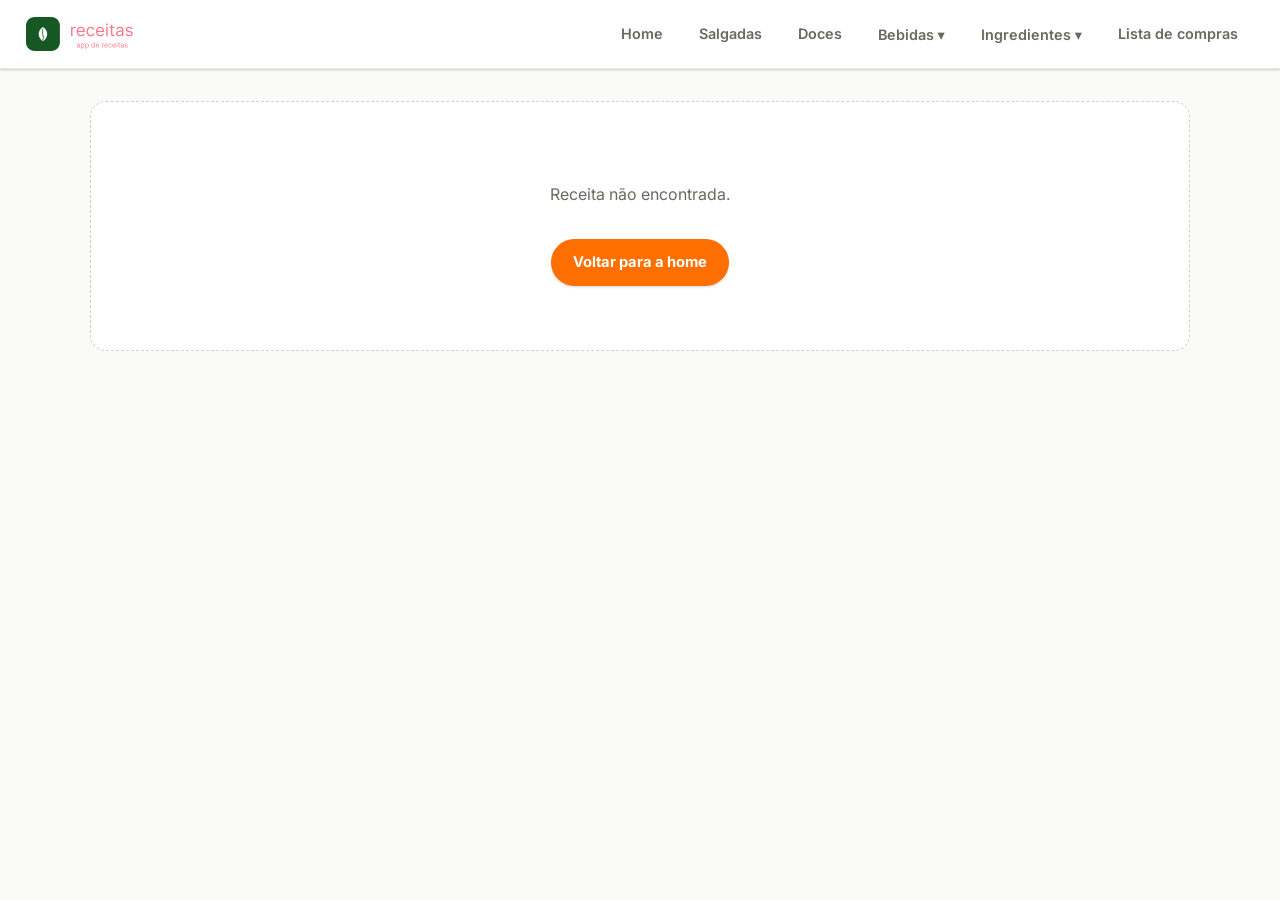
<file: receita.html>
<!DOCTYPE html>
<html lang="pt-BR">
<head>
<meta charset="UTF-8">
<meta name="viewport" content="width=device-width, initial-scale=1.0">
<title>Receita - Minhas Receitas</title>
<link rel="stylesheet" href="css/style.css">
<link rel="icon" type="image/svg+xml" href="images/fav.svg">
</head>
<body>

<header class="topbar">
  <a href="index.html" class="brand"><img src="images/h1.svg" alt="Minhas Receitas" class="brand-logo"></a>
  <nav class="mainnav">
    <a href="index.html" data-page="index.html">Home</a>
    <a href="salgadas.html" data-page="salgadas.html">Salgadas</a>
    <a href="doces.html" data-page="doces.html">Doces</a>
    <div class="dropdown">
      <span>Bebidas ▾</span>
      <div class="dropdown-menu">
        <a href="bebidas-quentes.html">Quentes</a>
        <a href="bebidas-frias.html">Frias</a>
      </div>
    </div>
    <div class="dropdown">
      <span>Ingredientes ▾</span>
      <div class="dropdown-menu">
        <a href="ingredientes-comida.html">Comida</a>
        <a href="ingredientes-bebidas.html">Bebidas</a>
      </div>
    </div>
    <a href="lista-compras.html" data-page="lista-compras.html">Lista de compras</a>
    <button type="button" id="logout-btn" class="btn secondary small">Sair</button>
  </nav>
</header>

<main id="content">
  <!-- preenchido via JS -->
</main>

<div id="toast" class="toast"></div>


<script src="js/auth.js"></script>
<script src="js/storage.js"></script>
<script src="js/app.js"></script>
<script src="js/translate.js"></script>
<script>
  let recipe = null;
  let multiplier = 1; // Multiplicador de porções
  const content = document.getElementById("content");

  function cookInfoHTML() {
    const log = recipe.cook_log || [];
    if (!log.length) return "";
    const last = log[log.length - 1];
    return `
      <div class="badge" style="margin-top:8px;">
        🍳 Feita ${log.length}× — última em ${formatDate(last)}
        <button type="button" id="undo-cooked-btn" style="border:none; background:none; color:inherit; text-decoration:underline; cursor:pointer; font:inherit; padding:0; margin-left:6px;">desfazer</button>
      </div>`;
  }

  function ingredientNameHTML(ingredient) {
    const name = escapeHTML(ingredient.name);
    return ingredient.recipe_id
      ? `<a href="receita.html?id=${encodeURIComponent(ingredient.recipe_id)}">${name}</a>`
      : name;
  }

  function renderDetail() {
    const photoUrl = getRecipePhotoUrl(recipe);
    const photoHTML = photoUrl
      ? `<img class="recipe-photo" src="${escapeAttrUrl(photoUrl)}" alt="${escapeHTML(recipe.title)}">`
      : "";
    const notesHTML = recipe.notes
      ? `<div class="form-section" id="notes-section"><h2>Observações</h2><div class="detail-steps" id="notes-text">${escapeHTML(recipe.notes)}</div></div>`
      : "";

    content.innerHTML = `
      <div class="page-header">
        <div class="detail-header">
          <span class="tag ${recipe.category}">${CATEGORY_LABELS[recipe.category]}</span>
          <h1>${escapeHTML(recipe.title)}${recipe.is_custom_recipe ? ' <span class="badge">receita personalizada</span>' : ""}</h1>
          <div class="meta" style="color:var(--on-surface-faint);">
            <span>Cadastrada em ${formatDate(recipe.created_at)}</span>
          </div>
          ${recipe.tags && recipe.tags.length ? `<div class="chip-list">${recipe.tags.map(t => `<span class="chip">${escapeHTML(t)}</span>`).join("")}</div>` : ""}
          ${cookInfoHTML()}
        </div>
        <div style="display:flex; gap:10px; flex-wrap:wrap;" class="no-print">
          <button type="button" id="cooked-btn" class="btn secondary">✓ Já fiz essa receita</button>
          <button type="button" id="fav-btn" class="btn secondary">${recipe.favorite ? "★ Favorita" : "☆ Favoritar"}</button>
          <button type="button" id="translate-btn" class="btn secondary">🌐 Traduzir</button>
          <button type="button" class="btn secondary" onclick="window.print()">🖨 Imprimir</button>
          <a class="btn secondary" href="cadastro.html?id=${recipe.id}">✎ Editar</a>
          <a class="btn secondary" href="index.html">← Voltar</a>
          <button id="delete-btn" class="btn danger">Excluir</button>
        </div>
      </div>

      ${photoHTML}

      <div class="form-section">
        <div style="display: flex; justify-content: space-between; align-items: center; margin-bottom: 16px;">
          <h2 style="margin: 0;">Ingredientes</h2>
          <div class="multiplier-control">
            <button type="button" id="mult-1x" class="mult-btn active">1x</button>
            <button type="button" id="mult-2x" class="mult-btn">2x</button>
            <button type="button" id="mult-3x" class="mult-btn">3x</button>
            <button type="button" id="mult-4x" class="mult-btn">4x</button>
          </div>
        </div>
        <ul class="detail-ingredients" id="ingredients-list">
          ${renderIngredientsList()}
        </ul>
      </div>

      <div class="form-section">
        <h2>Modo de preparo</h2>
        <div class="detail-steps" id="steps-text">${escapeHTML(recipe.steps)}</div>
      </div>

      ${notesHTML}

      <p id="translate-status" class="picker-hint"></p>
    `;

    bindMultiplierButtons();

    document.getElementById("delete-btn").addEventListener("click", async () => {
      if (confirm("Tem certeza que deseja excluir esta receita?")) {
        await Storage.remove(recipe.id);
        if (recipe.photo) Storage.deletePhoto(recipe.photo);
        window.location.href = "index.html";
      }
    });

    document.getElementById("fav-btn").addEventListener("click", async () => {
      await Storage.toggleFavorite(recipe.id);
      recipe.favorite = !recipe.favorite;
      renderDetail();
    });

    document.getElementById("cooked-btn").addEventListener("click", async () => {
      try {
        const updated = await Storage.markCooked(recipe.id);
        recipe.cook_log = updated.cook_log;
        renderDetail();
      } catch (err) {
        showToast("Não foi possível registrar: " + err.message);
      }
    });

    const undoBtn = document.getElementById("undo-cooked-btn");
    if (undoBtn) {
      undoBtn.addEventListener("click", async (e) => {
        e.stopPropagation();
        try {
          const updated = await Storage.unmarkLastCooked(recipe.id);
          recipe.cook_log = updated.cook_log;
          renderDetail();
        } catch (err) {
          showToast("Não foi possível desfazer: " + err.message);
        }
      });
    }

    document.getElementById("translate-btn").addEventListener("click", translateDetail);
  }

  function renderIngredientsList() {
    return recipe.ingredients.map(i => {
      const adjustedIngredient = {...i};
      if (adjustedIngredient.amount && !isNaN(parseFloat(adjustedIngredient.amount))) {
        adjustedIngredient.amount = (parseFloat(adjustedIngredient.amount) * multiplier).toString();
      }
      return `<li><span>${ingredientNameHTML(adjustedIngredient)}</span><span>${escapeHTML(formatQty(adjustedIngredient))}</span></li>`;
    }).join("");
  }

  function bindMultiplierButtons() {
    const buttons = {
      'mult-1x': 1,
      'mult-2x': 2,
      'mult-3x': 3,
      'mult-4x': 4
    };

    Object.entries(buttons).forEach(([id, mult]) => {
      const btn = document.getElementById(id);
      if (btn) {
        btn.addEventListener('click', () => {
          multiplier = mult;
          // Remove active de todos
          document.querySelectorAll('.mult-btn').forEach(b => b.classList.remove('active'));
          // Adiciona active no clicado
          btn.classList.add('active');
          // Atualiza lista de ingredientes
          document.getElementById('ingredients-list').innerHTML = renderIngredientsList();
        });
      }
    });
  }

  function showToast(msg) {
    const toast = document.getElementById("toast");
    toast.textContent = msg;
    toast.classList.add("show");
    clearTimeout(showToast._t);
    showToast._t = setTimeout(() => toast.classList.remove("show"), 3200);
  }

  async function translateDetail() {
    const statusEl = document.getElementById("translate-status");
    statusEl.textContent = "Traduzindo para português...";
    statusEl.style.color = "var(--primary)";
    try {
      const parsed = await translateParsedRecipe({
        title: recipe.title,
        ingredients: recipe.ingredients,
        steps: recipe.steps
      }, "en", "pt-br");

      document.querySelector(".detail-header h1").textContent = parsed.title;
      document.getElementById("ingredients-list").innerHTML = parsed.ingredients.map(i =>
        `<li><span>${ingredientNameHTML(i)}</span><span>${escapeHTML(formatQty(i))}</span></li>`
      ).join("");
      document.getElementById("steps-text").textContent = parsed.steps;
      statusEl.textContent = "Tradução aplicada só nesta visualização (o original continua salvo).";
    } catch {
      statusEl.textContent = "Não foi possível traduzir agora. Tente novamente em instantes.";
      statusEl.style.color = "var(--danger)";
    }
  }

  (async () => {
    showLoading("content", "Carregando receita...");
    const user = await Auth.requireAuth();
    if (!user) return;

    const params = new URLSearchParams(location.search);
    recipe = await Storage.getById(params.get("id"));

    if (!recipe) {
      content.innerHTML = `
        <div class="empty-state">
          <p>Receita não encontrada.</p>
          <a class="btn" href="index.html">Voltar para a home</a>
        </div>`;
      return;
    }
    document.title = recipe.title + " - Minhas Receitas";
    renderDetail();
  })();
</script>
</body>
</html>
</file>
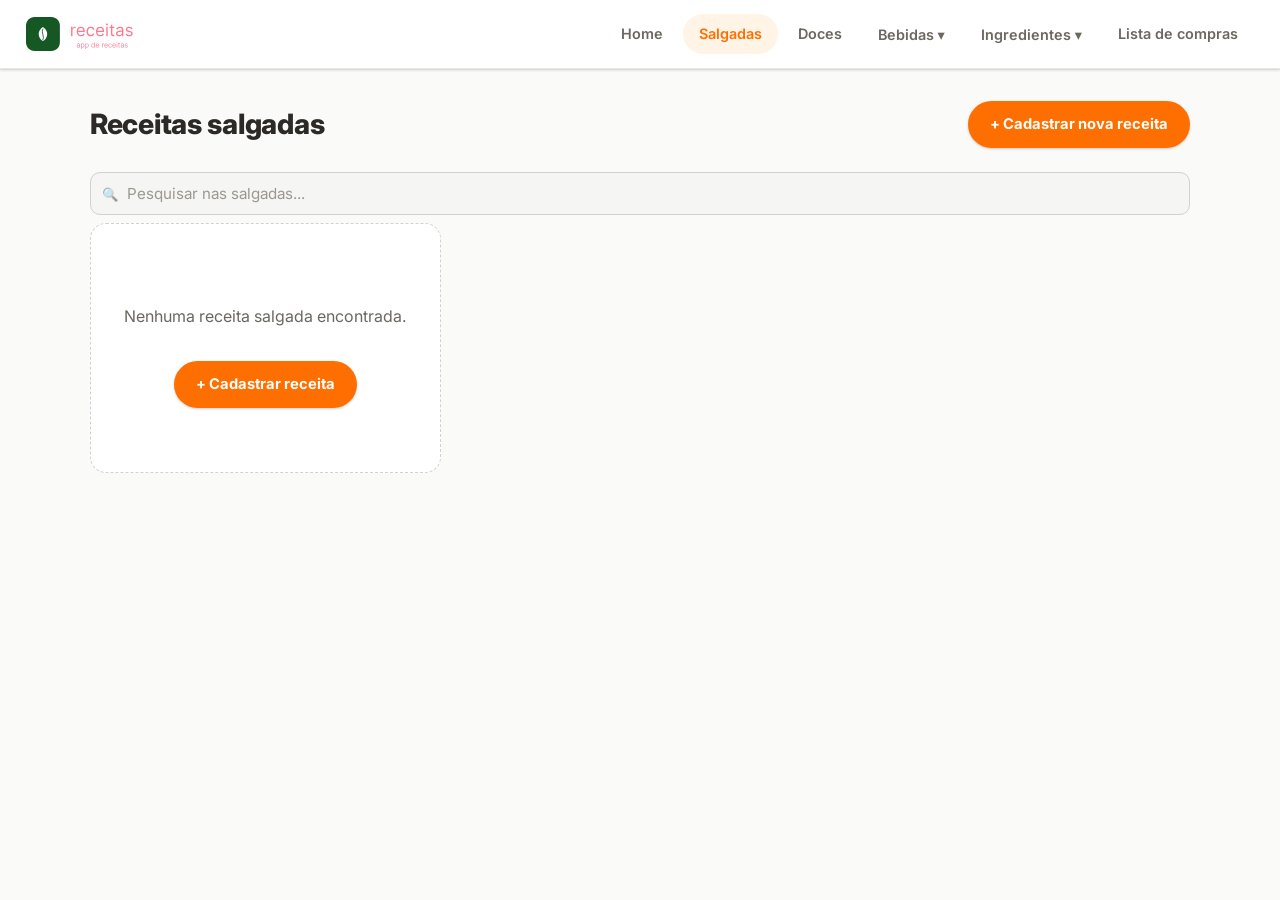
<file: salgadas.html>
<!DOCTYPE html>
<html lang="pt-BR">
<head>
<meta charset="UTF-8">
<meta name="viewport" content="width=device-width, initial-scale=1.0">
<title>Receitas Salgadas - Minhas Receitas</title>
<link rel="stylesheet" href="css/style.css">
<link rel="icon" type="image/svg+xml" href="images/fav.svg">
</head>
<body>

<header class="topbar">
  <a href="index.html" class="brand"><img src="images/h1.svg" alt="Minhas Receitas" class="brand-logo"></a>
  <nav class="mainnav">
    <a href="index.html" data-page="index.html">Home</a>
    <a href="salgadas.html" data-page="salgadas.html">Salgadas</a>
    <a href="doces.html" data-page="doces.html">Doces</a>
    <div class="dropdown">
      <span>Bebidas ▾</span>
      <div class="dropdown-menu">
        <a href="bebidas-quentes.html">Quentes</a>
        <a href="bebidas-frias.html">Frias</a>
      </div>
    </div>
    <div class="dropdown">
      <span>Ingredientes ▾</span>
      <div class="dropdown-menu">
        <a href="ingredientes-comida.html">Comida</a>
        <a href="ingredientes-bebidas.html">Bebidas</a>
      </div>
    </div>
    <a href="lista-compras.html" data-page="lista-compras.html">Lista de compras</a>
    <button type="button" id="logout-btn" class="btn secondary small">Sair</button>
  </nav>
</header>

<main>
  <div class="page-header">
    <h1>Receitas salgadas</h1>
    <a class="btn" href="cadastro.html">+ Cadastrar nova receita</a>
  </div>

  <div class="search-box">
    <input type="text" id="search-input" placeholder="Pesquisar nas salgadas...">
  </div>

  <div id="grid" class="recipe-grid"></div>
</main>


<script src="js/auth.js"></script>
<script src="js/storage.js"></script>
<script src="js/ingredients.js"></script>
<script src="js/app.js"></script>
<script>
  async function refresh() {
    const term = document.getElementById("search-input").value.trim().toLowerCase();
    const all = await Storage.byCategory("salgada");
    const filtered = term
      ? all.filter(r => r.title.toLowerCase().includes(term) || r.ingredients.some(i => i.name.toLowerCase().includes(term)) || (r.tags || []).some(t => t.toLowerCase().includes(term)))
      : all;
    renderGrid("grid", filtered, "Nenhuma receita salgada encontrada.", refresh);
  }
  document.getElementById("search-input").addEventListener("input", refresh);

  (async () => {
    showLoading("grid", "Carregando receitas salgadas...");
    const user = await Auth.requireAuth();
    if (!user) return;
    refresh();
  })();
</script>
</body>
</html>
</file>
<file: css/style.css>
@import url('https://fonts.googleapis.com/css2?family=Inter:wght@400;500;600;700;800&display=swap');

/* Paleta moderna e vibrante inspirada em culinária: verde-oliva fresco, 
   laranja vibrante, tons terrosos quentes e neutros equilibrados */
:root {
  --bg: #FAFAF8;
  --surface: #FFFFFF;
  --surface-1: #F5F5F3;
  --surface-2: #E8E6E1;
  --surface-3: #D4D1C9;
  --outline: #D4D1C9;
  --outline-soft: #E8E6E1;

  --on-bg: #2C2A26;
  --on-surface: #2C2A26;
  --on-surface-muted: #6B6860;
  --on-surface-faint: #9A9890;
  --primary-container: #FFF4E6;
  --accent-container: #E8F5E9;
  --accent-container-text: #2C2A26;
  --accent-salgada-bg: #FFB74D; --accent-salgada-text: #2C2A26;
  --accent-doce-bg: #EC407A;    --accent-doce-text: #FFFFFF;
  --accent-quente-bg: #FF7043;  --accent-quente-text: #FFFFFF;
  --accent-fria-bg: #42A5F5;    --accent-fria-text: #FFFFFF;

  --primary: #FF6F00;
  --primary-strong: #E65100;
  --on-primary: #FFFFFF;
  --accent: #7CB342;
  --accent-strong: #558B2F;
  --danger: #D32F2F;
  --danger-strong: #B71C1C;
  --toast-bg: #2C2A26;
  --toast-text: #FFFFFF;
  --focus-ring: #FF6F00;

  --radius-sm: 10px;
  --radius: 16px;
  --radius-lg: 22px;

  --elev-1: 0 1px 3px rgba(31,21,12,0.12), 0 1px 2px rgba(31,21,12,0.08);
  --elev-2: 0 3px 10px rgba(31,21,12,0.18), 0 1px 3px rgba(31,21,12,0.12);
  --elev-3: 0 10px 24px rgba(31,21,12,0.24);
}

* { box-sizing: border-box; }

html, body { height: 100%; }

body {
  margin: 0;
  font-family: "Inter", "Segoe UI", Roboto, system-ui, -apple-system, sans-serif;
  background: var(--bg);
  color: var(--on-bg);
  line-height: 1.55;
  -webkit-font-smoothing: antialiased;
}

a { color: inherit; text-decoration: none; }

/* Foco de teclado visível em qualquer elemento interativo — acessibilidade
   e "controle do usuário" (heurística de Nielsen nº3). */
a:focus-visible, button:focus-visible, input:focus-visible, select:focus-visible,
textarea:focus-visible, summary:focus-visible, [tabindex]:focus-visible {
  outline: 2.5px solid var(--focus-ring);
  outline-offset: 2px;
  border-radius: 4px;
}

/* ---------- Topbar ---------- */
header.topbar {
  background: var(--surface);
  border-bottom: 1px solid var(--outline-soft);
  padding: 14px 26px;
  display: flex;
  align-items: center;
  justify-content: space-between;
  flex-wrap: wrap;
  gap: 12px;
  position: sticky;
  top: 0;
  z-index: 20;
  box-shadow: var(--elev-1);
}

.brand {
  font-size: 1.25rem;
  font-weight: 800;
  color: var(--primary);
  display: flex;
  align-items: center;
  gap: 10px;
  letter-spacing: -0.01em;
}
.brand-icon { font-size: 1.4rem; }
.brand-logo { height: 34px; width: auto; display: block; }
.login-logo { height: 250px; width: auto; display: block; margin: 0 auto 6px; }

.login-screen {
  min-height: 100vh;
  display: flex;
  flex-direction: column;
  align-items: center;
  justify-content: center;
  padding: 24px;
}

nav.mainnav {
  display: flex;
  gap: 4px;
  flex-wrap: wrap;
  align-items: center;
}

nav.mainnav a, nav.mainnav .dropdown > span {
  padding: 9px 16px;
  border-radius: 999px;
  font-size: 0.9rem;
  font-weight: 600;
  color: var(--on-surface-muted);
  cursor: pointer;
  transition: background .15s ease, color .15s ease;
}

nav.mainnav a:hover, nav.mainnav .dropdown:hover > span {
  background: var(--surface-2);
  color: var(--on-surface);
}

nav.mainnav a.active {
  background: var(--primary-container);
  color: var(--primary);
}

.dropdown { position: relative; }
.dropdown-menu {
  display: none;
  position: absolute;
  top: 100%;
  left: 0;
  background: var(--surface);
  border: 1px solid var(--outline);
  border-radius: var(--radius-sm);
  box-shadow: var(--elev-3);
  padding: 6px;
  min-width: 150px;
  z-index: 30;
}
.dropdown:hover .dropdown-menu,
.dropdown.open .dropdown-menu { display: block; }
.dropdown-menu a {
  display: block;
  padding: 9px 12px;
  border-radius: 8px;
  font-weight: 500;
  color: var(--on-surface-muted);
}
.dropdown-menu a:hover { background: var(--surface-2); color: var(--on-surface); }

/* ---------- Layout ---------- */
main {
  max-width: 1140px;
  margin: 0 auto;
  padding: 32px 20px 70px;
}

.page-header {
  display: flex;
  align-items: center;
  justify-content: space-between;
  flex-wrap: wrap;
  gap: 14px;
  margin-bottom: 24px;
}

.page-header h1 {
  margin: 0;
  font-size: 1.75rem;
  font-weight: 800;
  letter-spacing: -0.01em;
}

/* ---------- Buttons ---------- */
.btn {
  display: inline-flex;
  align-items: center;
  gap: 8px;
  background: var(--primary);
  color: var(--on-primary);
  border: none;
  padding: 12px 22px;
  border-radius: 999px;
  font-weight: 700;
  font-size: 0.92rem;
  cursor: pointer;
  transition: background .15s ease, transform .08s ease, box-shadow .15s ease, opacity .15s ease;
  box-shadow: var(--elev-1);
  font-family: inherit;
}
.btn:hover { background: var(--primary-strong); box-shadow: var(--elev-2); }
.btn:active { transform: scale(0.97); }
.btn:disabled { opacity: 0.6; cursor: not-allowed; transform: none; }
.btn.small { padding: 9px 16px; font-size: 0.85rem; }
.btn.secondary {
  background: var(--surface);
  color: var(--on-surface);
  border: 1px solid var(--outline);
  box-shadow: none;
}
.btn.secondary:hover { background: var(--surface-2); }
.btn.danger { background: var(--danger); color: var(--on-primary); }
.btn.danger:hover { background: var(--danger-strong); }

/* Indicador de carregamento inline em botões — mantém a "visibilidade do
   status do sistema" (heurística nº1) durante ações assíncronas. */
.spinner {
  display: inline-block;
  width: 14px;
  height: 14px;
  border: 2px solid currentColor;
  border-right-color: transparent;
  border-radius: 50%;
  animation: spin .7s linear infinite;
  opacity: 0.85;
}
@keyframes spin { to { transform: rotate(360deg); } }

.page-loading {
  display: flex;
  align-items: center;
  gap: 10px;
  color: var(--on-surface-muted);
  font-size: 0.92rem;
  padding: 40px 0;
  justify-content: center;
}
.page-loading .spinner { width: 18px; height: 18px; border-width: 2.5px; color: var(--primary); }

/* ---------- Recipe grid / cards ---------- */
.recipe-grid {
  display: grid;
  grid-template-columns: repeat(3, minmax(0, 1fr));
  gap: 24px;
}

.recipe-card {
  position: relative;
  background: var(--surface);
  border: 1px solid var(--outline-soft);
  border-radius: var(--radius-lg);
  box-shadow: var(--elev-1);
  overflow: hidden;
  display: flex;
  flex-direction: column;
  min-width: 0;
  transition: transform .18s ease, box-shadow .18s ease, border-color .18s ease;
}
.recipe-card:hover {
  transform: translateY(-5px);
  box-shadow: var(--elev-3);
  border-color: var(--on-surface-muted);
}
.recipe-card:focus-visible { outline: 3px solid var(--focus-ring); outline-offset: 3px; }

.recipe-card .tag {
  position: absolute;
  top: 164px;
  left: 16px;
  z-index: 2;
  margin: 0;
  font-size: 0.7rem;
  font-weight: 700;
  text-transform: uppercase;
  letter-spacing: .05em;
  padding: 5px 10px;
  border-radius: 999px;
  box-shadow: var(--elev-1);
}
.tag.salgada { background: var(--accent-salgada-bg); color: var(--accent-salgada-text); }
.tag.doce { background: var(--accent-doce-bg); color: var(--accent-doce-text); }
.tag.bebida-quente { background: var(--accent-quente-bg); color: var(--accent-quente-text); }
.tag.bebida-fria { background: var(--accent-fria-bg); color: var(--accent-fria-text); }

.recipe-card .body { padding: 28px 18px 18px; flex: 1; display: flex; flex-direction: column; }
.recipe-card h3 {
  margin: 0 0 8px;
  font-size: 1.1rem;
  line-height: 1.3;
  color: var(--on-bg);
  letter-spacing: -0.01em;
  display: -webkit-box;
  -webkit-line-clamp: 2;
  -webkit-box-orient: vertical;
  overflow: hidden;
}
.recipe-card .meta { font-size: 0.78rem; color: var(--on-surface-faint); margin-bottom: 12px; display: flex; gap: 8px; flex-wrap: wrap; align-items: center; }
.recipe-card .ingredients-preview {
  font-size: 0.84rem;
  line-height: 1.45;
  color: var(--on-surface-muted);
  margin-top: auto;
  padding-top: 11px;
  border-top: 1px solid var(--outline-soft);
}

.badge {
  display: inline-flex;
  align-items: center;
  gap: 4px;
  font-size: 0.74rem;
  color: var(--on-surface-muted);
  background: var(--surface-2);
  padding: 3px 9px;
  border-radius: 999px;
  font-weight: 600;
}

.favorite-btn {
  position: absolute;
  top: 14px;
  right: 14px;
  z-index: 5;
  width: 34px;
  height: 34px;
  border-radius: 50%;
  border: none;
  background: rgba(249,248,246,0.92);
  box-shadow: var(--elev-1);
  font-size: 1.1rem;
  cursor: pointer;
  display: flex;
  align-items: center;
  justify-content: center;
  transition: transform .1s ease, opacity .15s ease;
  color: var(--on-surface-muted);
}
.favorite-btn:hover { transform: scale(1.08); }
.favorite-btn:disabled { opacity: 0.6; cursor: wait; }
.favorite-btn.active { color: var(--accent-strong); }

.empty-state {
  text-align: center;
  padding: 64px 20px;
  color: var(--on-surface-muted);
  border: 1px dashed var(--outline);
  border-radius: var(--radius);
  background: var(--surface);
}
.empty-state .btn { margin-top: 16px; }

/* ---------- Forms ---------- */
.form-section {
  background: var(--surface);
  border: 1px solid var(--outline-soft);
  border-radius: var(--radius);
  padding: 24px;
  margin-bottom: 20px;
  box-shadow: var(--elev-1);
}
.form-section h2 { margin-top: 0; font-size: 1.1rem; color: var(--on-bg); }
.subhead {
  font-size: 0.82rem;
  text-transform: uppercase;
  letter-spacing: .04em;
  color: var(--on-surface-faint);
  margin: 18px 0 8px;
  font-weight: 700;
}

label { display: block; font-weight: 600; margin-bottom: 6px; font-size: 0.88rem; color: var(--on-surface-muted); }
input[type=text], input[type=number], input[type=password], input[type=file], textarea, select {
  width: 100%;
  padding: 11px 13px;
  border: 1.5px solid var(--outline);
  border-radius: var(--radius-sm);
  font-size: 0.95rem;
  font-family: inherit;
  background: var(--surface-1);
  color: var(--on-bg);
  transition: border-color .15s ease, background .15s ease;
}
input[type=text]::placeholder, input[type=password]::placeholder, textarea::placeholder { color: var(--on-surface-faint); }
input[type=text]:focus, input[type=number]:focus, input[type=password]:focus, textarea:focus, select:focus {
  outline: none;
  border-color: var(--accent);
  background: var(--surface);
}
input:required:invalid { box-shadow: none; }
textarea { resize: vertical; min-height: 90px; }
.field { margin-bottom: 18px; }
.field-row { display: flex; gap: 14px; flex-wrap: wrap; }
.field-row > .field { flex: 1; min-width: 200px; }
.field-hint { font-size: 0.78rem; color: var(--on-surface-faint); margin-top: 6px; }
.field-error { font-size: 0.78rem; color: var(--danger); margin-top: 6px; font-weight: 600; }

/* Campo de senha com botão de mostrar/ocultar embutido. */
.password-field { position: relative; }
.password-field input { padding-right: 46px; letter-spacing: 0.08em; font-family: "Inter", "Segoe UI", Roboto, system-ui, -apple-system, sans-serif; }
.password-field .toggle-visibility {
  position: absolute;
  right: 6px;
  top: 50%;
  transform: translateY(-50%);
  border: none;
  background: none;
  cursor: pointer;
  padding: 8px;
  border-radius: 8px;
  color: var(--on-surface-muted);
  font-size: 1rem;
  line-height: 1;
  display: flex;
}
.password-field .toggle-visibility:hover { background: var(--surface-2); color: var(--on-surface); }

.category-picker { display: flex; gap: 10px; flex-wrap: wrap; }
.category-picker label {
  display: flex;
  align-items: center;
  gap: 6px;
  border: 1.5px solid var(--outline);
  padding: 9px 16px;
  border-radius: 999px;
  cursor: pointer;
  font-weight: 600;
  font-size: 0.87rem;
  margin: 0;
  color: var(--on-surface-muted);
  background: var(--surface-1);
  transition: background .15s ease, color .15s ease, border-color .15s ease;
}
.category-picker input { accent-color: var(--accent); }
.category-picker label:has(input:checked) {
  background: var(--primary-container);
  color: var(--primary);
  border-color: var(--primary);
}

/* ---------- Ingredient picker (drag & drop) ---------- */
.ingredient-picker {
  display: grid;
  grid-template-columns: 1fr 1fr;
  gap: 18px;
}
@media (max-width: 700px) {
  .ingredient-picker { grid-template-columns: 1fr; }
}
.picker-col h3 {
  font-size: 0.85rem;
  margin: 0 0 8px;
  color: var(--on-surface-faint);
  text-transform: uppercase;
  letter-spacing: .04em;
  font-weight: 700;
}
.picker-list {
  border: 1px solid var(--outline);
  border-radius: var(--radius-sm);
  height: 340px;
  overflow-y: auto;
  background: var(--surface-1);
}
.picker-list.dragover { background: var(--primary-container); border-color: var(--primary); }
.ingredient-item {
  padding: 10px 13px;
  border-bottom: 1px solid var(--outline-soft);
  cursor: grab;
  font-size: 0.9rem;
  display: flex;
  align-items: center;
  justify-content: space-between;
  gap: 8px;
  user-select: none;
  color: var(--on-surface);
}
.ingredient-item:last-child { border-bottom: none; }
.ingredient-item:hover { background: var(--surface-2); }
.ingredient-item.read-only { cursor: default; }
.ingredient-item.read-only:hover { background: transparent; }
.ingredient-item.warn { background: var(--accent-quente-bg); }
.ingredient-item .add-btn, .ingredient-item .remove-btn {
  border: none;
  background: none;
  color: var(--primary);
  font-weight: 900;
  font-size: 1.15rem;
  cursor: pointer;
  line-height: 1;
  padding: 2px 6px;
  border-radius: 6px;
}
.ingredient-item .add-btn:hover { background: var(--primary-container); }
.ingredient-item .remove-btn { color: var(--danger); }
.ingredient-item .remove-btn:hover { background: rgba(112,109,84,0.18); }

.ingredient-item .hide-btn {
  color: var(--danger);
  opacity: 0.3;
  transform: scale(0.9);
  transition: opacity .15s ease, background .15s ease, transform .1s ease;
}
.ingredient-item:hover .hide-btn { opacity: 0.75; }
.ingredient-item .hide-btn:hover {
  opacity: 1;
  background: rgba(112,109,84,0.18);
  transform: scale(1.05);
}

.ingredient-item .restore-btn { color: var(--primary); font-size: 1rem; }
.ingredient-item .restore-btn:hover { background: var(--primary-container); }

.qty-controls { display: flex; align-items: center; gap: 6px; }
.selected-item .qty-input {
  width: 58px;
  padding: 5px 7px;
  border: 1px solid var(--outline);
  border-radius: 6px;
  font-size: 0.83rem;
  background: var(--surface);
  color: var(--on-bg);
}
.selected-item .unit-select {
  padding: 5px 6px;
  border: 1px solid var(--outline);
  border-radius: 6px;
  font-size: 0.78rem;
  background: var(--surface);
  color: var(--on-bg);
  max-width: 92px;
}
.picker-hint {
  font-size: 0.82rem;
  color: var(--on-surface-faint);
  margin: 0 0 16px;
}
.empty-list-msg {
  padding: 32px 14px;
  text-align: center;
  color: var(--on-surface-faint);
  font-size: 0.86rem;
}

.new-ingredient-form {
  display: flex;
  gap: 8px;
  margin-top: 12px;
}
.new-ingredient-form input { flex: 1; }

.manage-list {
  border: 1px solid var(--outline);
  border-radius: var(--radius-sm);
  background: var(--surface-1);
  max-height: 220px;
  overflow-y: auto;
}
.manage-list.base { max-height: 340px; }

.ingredient-group-title {
  padding: 9px 13px 5px;
  font-size: 0.7rem;
  font-weight: 800;
  text-transform: uppercase;
  letter-spacing: .05em;
  color: var(--on-surface-faint);
  background: var(--surface-1);
  position: sticky;
  top: 0;
  z-index: 1;
}

.ingredient-manage-grid {
  display: grid;
  grid-template-columns: 1fr 1fr;
  gap: 18px;
}
@media (max-width: 760px) {
  .ingredient-manage-grid { grid-template-columns: 1fr; }
}

.chip-list { display: flex; flex-wrap: wrap; gap: 8px; margin-top: 10px; }
.chip {
  display: inline-flex;
  align-items: center;
  gap: 6px;
  background: var(--accent-container);
  color: var(--accent-container-text);
  padding: 6px 13px;
  border-radius: 999px;
  font-size: 0.83rem;
  font-weight: 600;
}
.chip .chip-remove {
  border: none;
  background: none;
  color: inherit;
  font-weight: 900;
  font-size: 1rem;
  line-height: 1;
  cursor: pointer;
  padding: 0;
  opacity: 0.6;
}
.chip .chip-remove:hover { opacity: 1; }
.chip.small { font-size: 0.75rem; padding: 4px 10px; background: var(--surface-2); color: var(--on-surface-muted); }

.form-actions {
  display: flex;
  gap: 12px;
  justify-content: flex-end;
  margin-top: 10px;
}

.import-details {
  margin-top: 28px;
}
.import-details summary {
  cursor: pointer;
  font-weight: 700;
  font-size: 0.88rem;
  color: var(--on-surface-faint);
  padding: 10px 4px;
  list-style: none;
  display: flex;
  align-items: center;
  gap: 6px;
}
.import-details summary::-webkit-details-marker { display: none; }
.import-details summary::before {
  content: "▸";
  font-size: 0.75rem;
  transition: transform .15s ease;
}
.import-details[open] summary::before { transform: rotate(90deg); }
.import-details summary:hover { color: var(--on-surface-muted); }

/* ---------- Recipe detail ---------- */
.detail-header { margin-bottom: 20px; }
.detail-header .tag { display: inline-block; margin-bottom: 10px; }
.detail-header h1 { margin: 0 0 4px; }
.detail-ingredients { list-style: none; padding: 0; margin: 0; }
.detail-ingredients li {
  padding: 10px 0;
  border-bottom: 1px solid var(--outline-soft);
  display: flex;
  justify-content: space-between;
  color: var(--on-surface);
}
.detail-ingredients li:last-child { border-bottom: none; }
.detail-steps { white-space: pre-wrap; line-height: 1.75; color: var(--on-surface); }

.servings-control {
  display: flex;
  align-items: center;
  gap: 10px;
  margin-bottom: 16px;
  font-size: 0.9rem;
  color: var(--on-surface-muted);
}
.servings-control button {
  width: 30px; height: 30px;
  border-radius: 50%;
  border: 1px solid var(--outline);
  background: var(--surface-1);
  cursor: pointer;
  font-weight: 700;
  font-size: 1rem;
  color: var(--on-surface);
}
.servings-control button:hover { background: var(--surface-2); }
.servings-control strong { color: var(--on-bg); font-size: 1rem; }

/* Controle de multiplicador de receita */
.multiplier-control {
  display: flex;
  gap: 6px;
  align-items: center;
}
.mult-btn {
  padding: 8px 16px;
  border-radius: 999px;
  border: 2px solid var(--outline);
  background: var(--surface);
  color: var(--on-surface-muted);
  font-weight: 700;
  font-size: 0.88rem;
  cursor: pointer;
  font-family: inherit;
  transition: all .15s ease;
}
.mult-btn:hover {
  background: var(--surface-2);
  border-color: var(--primary);
  color: var(--on-surface);
}
.mult-btn.active {
  background: var(--primary);
  color: var(--on-primary);
  border-color: var(--primary);
  box-shadow: var(--elev-1);
}

/* ---------- Misc ---------- */
.toast {
  position: fixed;
  bottom: 28px;
  left: 50%;
  transform: translateX(-50%) translateY(20px);
  background: var(--toast-bg);
  color: var(--toast-text);
  padding: 13px 22px;
  border-radius: var(--radius-sm);
  font-size: 0.9rem;
  opacity: 0;
  pointer-events: none;
  transition: opacity .2s ease, transform .2s ease;
  z-index: 100;
  box-shadow: var(--elev-3);
  max-width: min(90vw, 420px);
  text-align: center;
}
.toast.show { opacity: 1; transform: translateX(-50%) translateY(0); }
.toast[role="alert"].toast-error { background: var(--danger); }

.search-box { position: relative; margin-bottom: 8px; }
.search-box input { padding-left: 36px; }
.search-box::before {
  content: "🔍";
  position: absolute;
  left: 12px;
  top: 50%;
  transform: translateY(-50%);
  font-size: 0.82rem;
  opacity: 0.7;
}

.filter-tabs { display: flex; gap: 8px; margin-bottom: 20px; flex-wrap: wrap; }
.filter-tabs button {
  padding: 8px 16px;
  border-radius: 999px;
  border: 1px solid var(--outline);
  background: var(--surface);
  color: var(--on-surface-muted);
  font-weight: 600;
  font-size: 0.85rem;
  cursor: pointer;
  font-family: inherit;
}
.filter-tabs button.active { background: var(--primary-container); color: var(--primary); border-color: var(--primary); }

input[type=file] {
  padding: 10px;
  border: 1.5px dashed var(--outline);
  border-radius: var(--radius-sm);
  background: var(--surface-1);
  color: var(--on-surface-muted);
  font-size: 0.85rem;
}

.recipe-photo {
  width: 100%;
  max-height: 320px;
  object-fit: cover;
  object-position: center center;
  filter: brightness(0.76) saturate(0.84);
  border-radius: var(--radius-sm);
  margin-bottom: 4px;
  display: block;
}
.recipe-card .thumb {
  width: 100%;
  height: 184px;
  object-fit: cover;
  object-position: center center;
  filter: brightness(0.76) saturate(0.84);
  display: block;
}
.recipe-card .thumb-placeholder {
  width: 100%;
  height: 184px;
  background: var(--surface-2);
  display: flex;
  align-items: center;
  justify-content: center;
  font-size: 2rem;
}

@media (max-width: 980px) {
  .recipe-grid { grid-template-columns: repeat(2, minmax(0, 1fr)); }
}

@media (max-width: 620px) {
  .recipe-grid { grid-template-columns: 1fr; gap: 16px; }
  .recipe-card .thumb, .recipe-card .thumb-placeholder { height: 200px; }
  .recipe-card .tag { top: 180px; }
}

.shopping-list-item {
  display: flex;
  align-items: center;
  gap: 10px;
  padding: 10px 0;
  border-bottom: 1px solid var(--outline-soft);
}
.shopping-list-item:last-child { border-bottom: none; }
.shopping-list-item input[type=checkbox] { width: 18px; height: 18px; accent-color: var(--accent); }
.recipe-select-row {
  display: flex;
  align-items: center;
  gap: 10px;
  padding: 10px 0;
  border-bottom: 1px solid var(--outline-soft);
}
.recipe-select-row:last-child { border-bottom: none; }
.recipe-select-row input[type=checkbox] { width: 18px; height: 18px; accent-color: var(--accent); }

::-webkit-scrollbar { width: 10px; height: 10px; }
::-webkit-scrollbar-track { background: transparent; }
::-webkit-scrollbar-thumb { background: var(--surface-3); border-radius: 8px; }
::-webkit-scrollbar-thumb:hover { background: var(--outline); }

@media print {
  header.topbar, .form-actions, .btn, .favorite-btn, #delete-btn, .no-print { display: none !important; }
  body { background: #fff; }
  main { max-width: 100%; padding: 0; }
  .form-section { box-shadow: none; border: none; padding: 0; margin-bottom: 18px; }
}

/* Reduz animação para quem pediu isso no sistema operacional. */
@media (prefers-reduced-motion: reduce) {
  *, *::before, *::after { animation-duration: 0.001ms !important; transition-duration: 0.001ms !important; }
}
</file>
